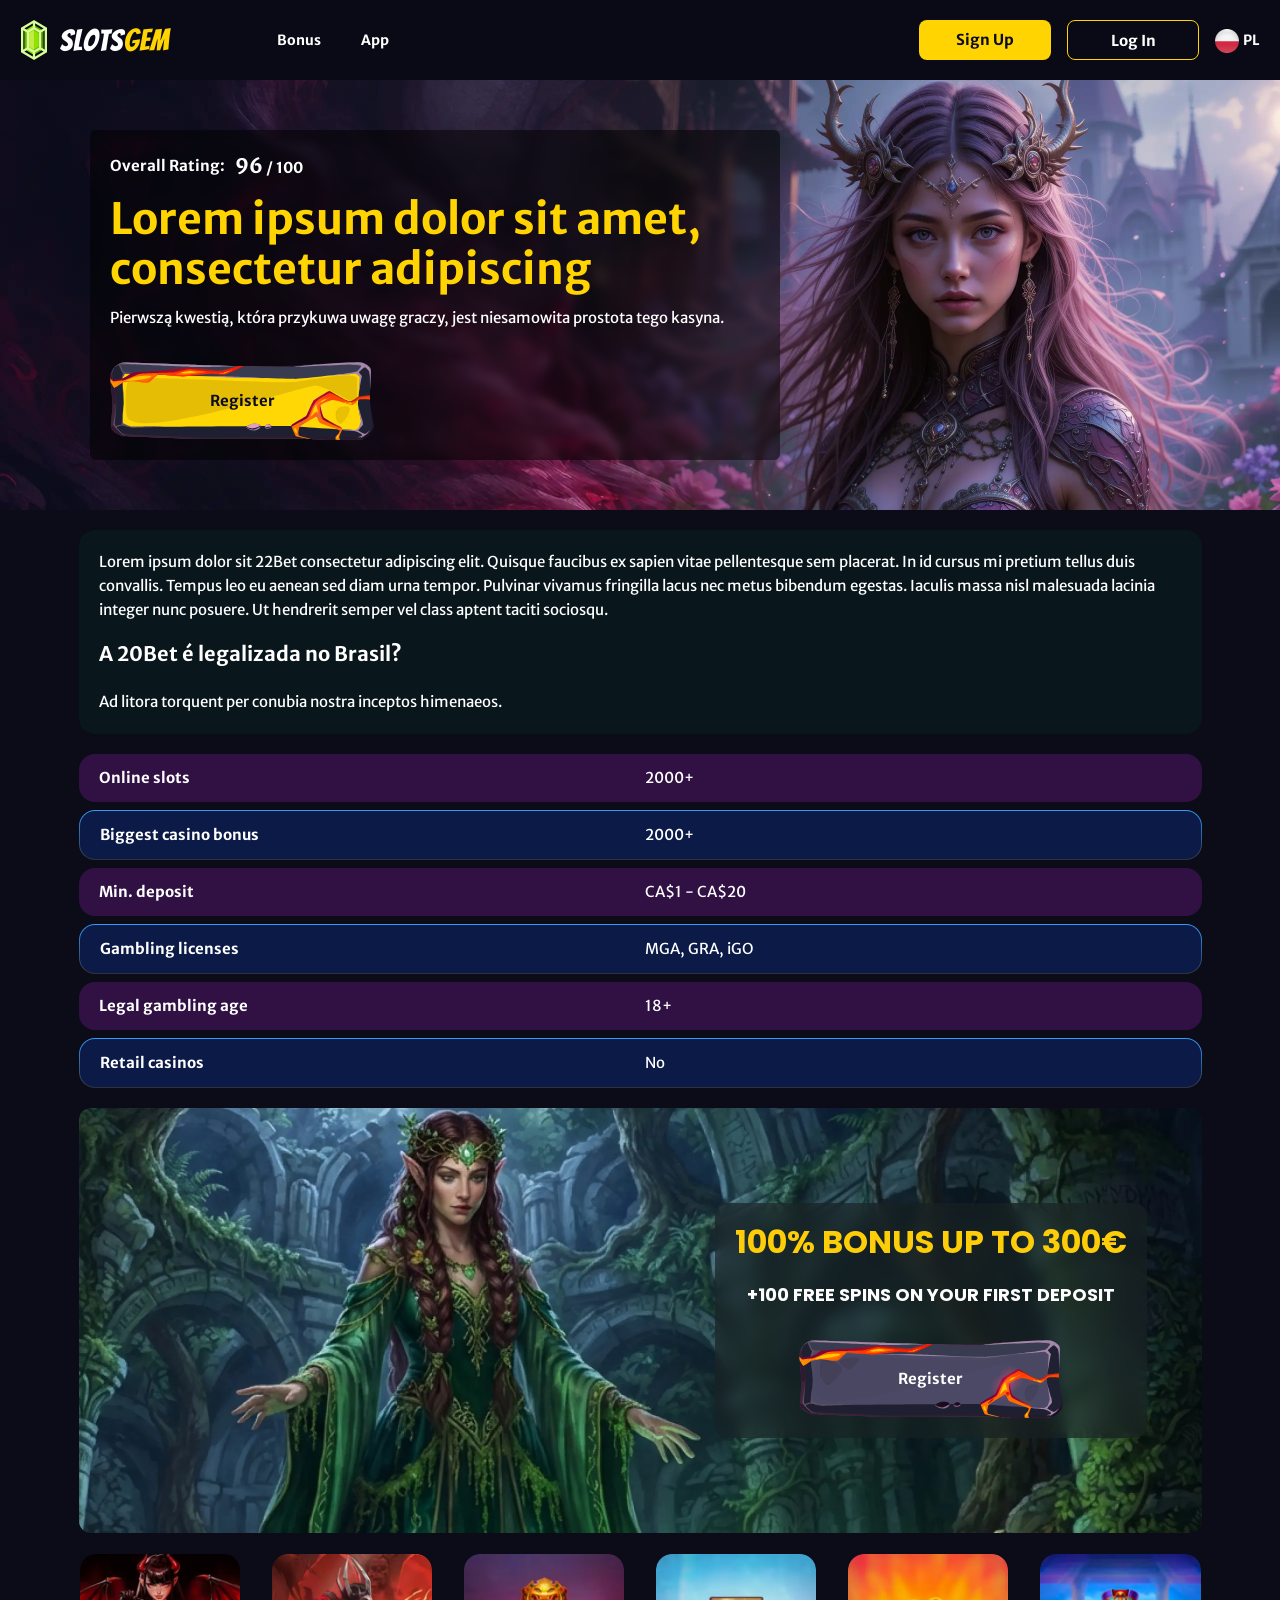
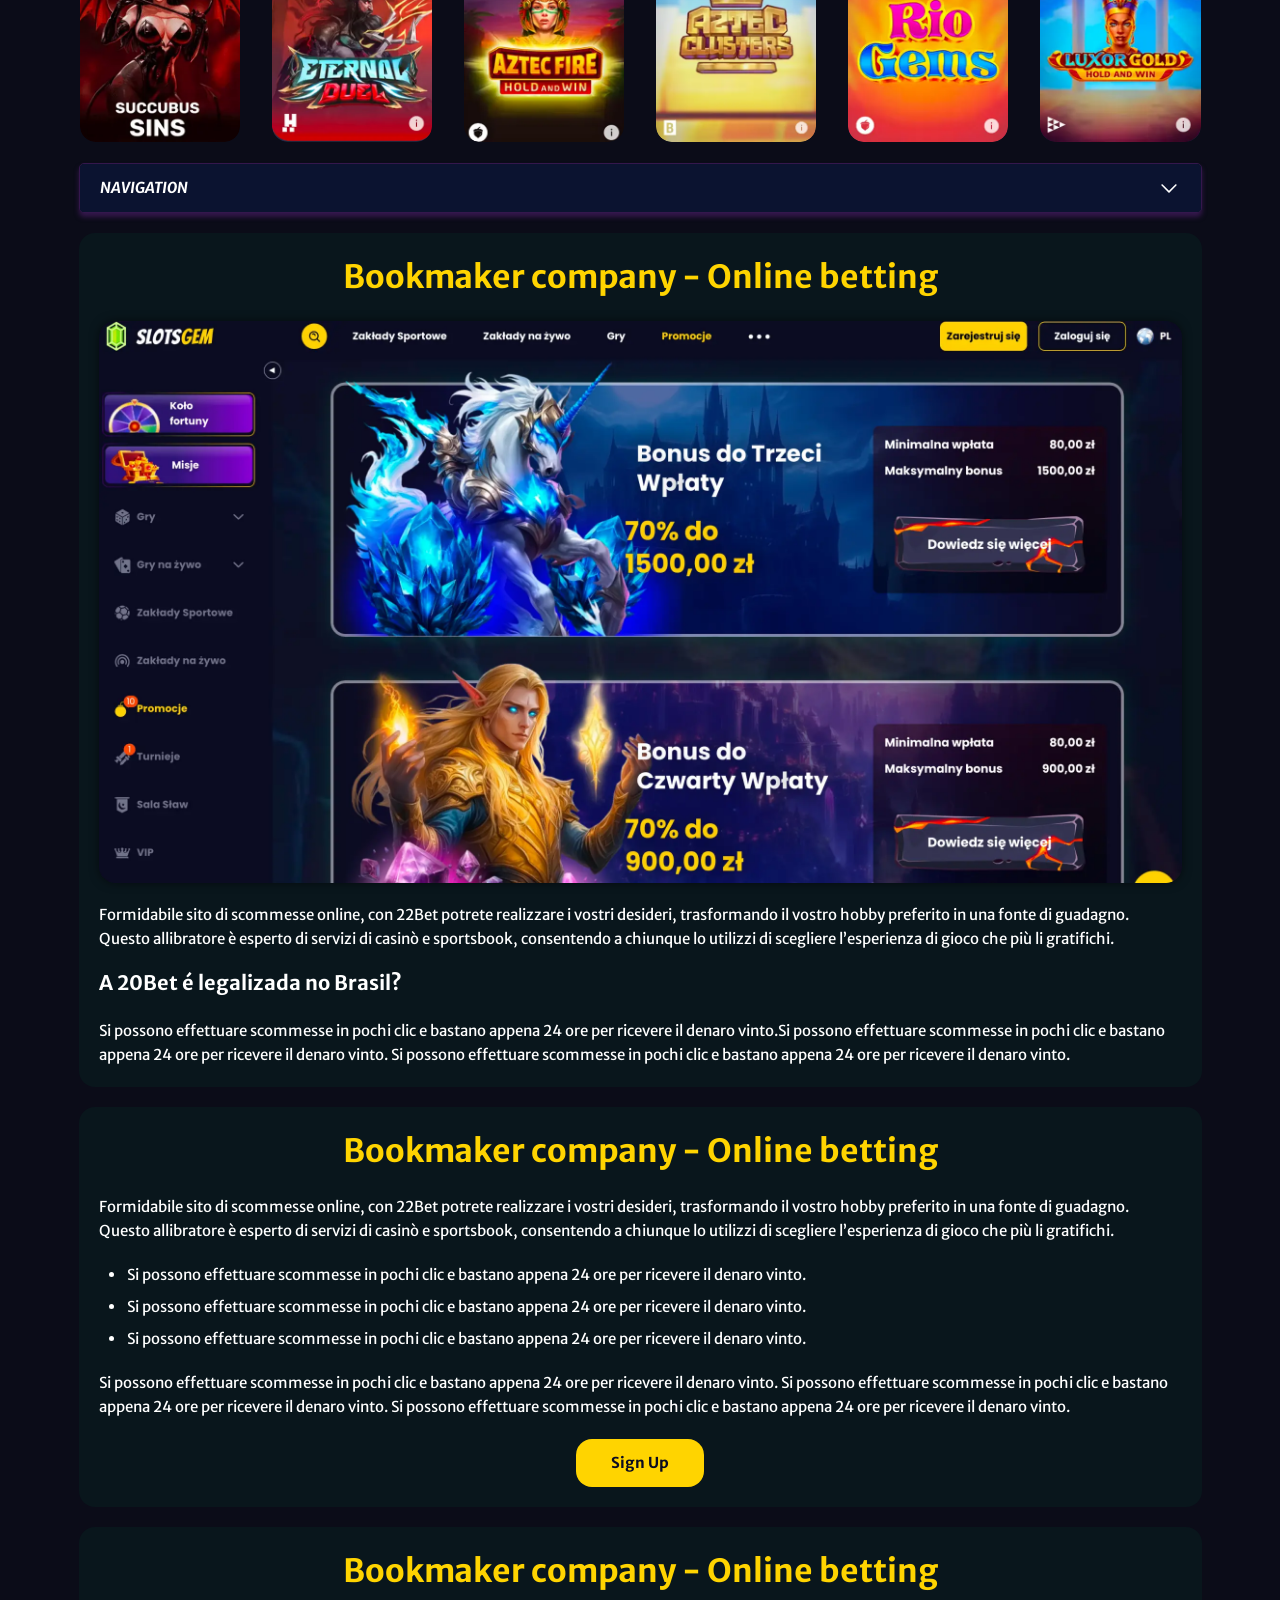
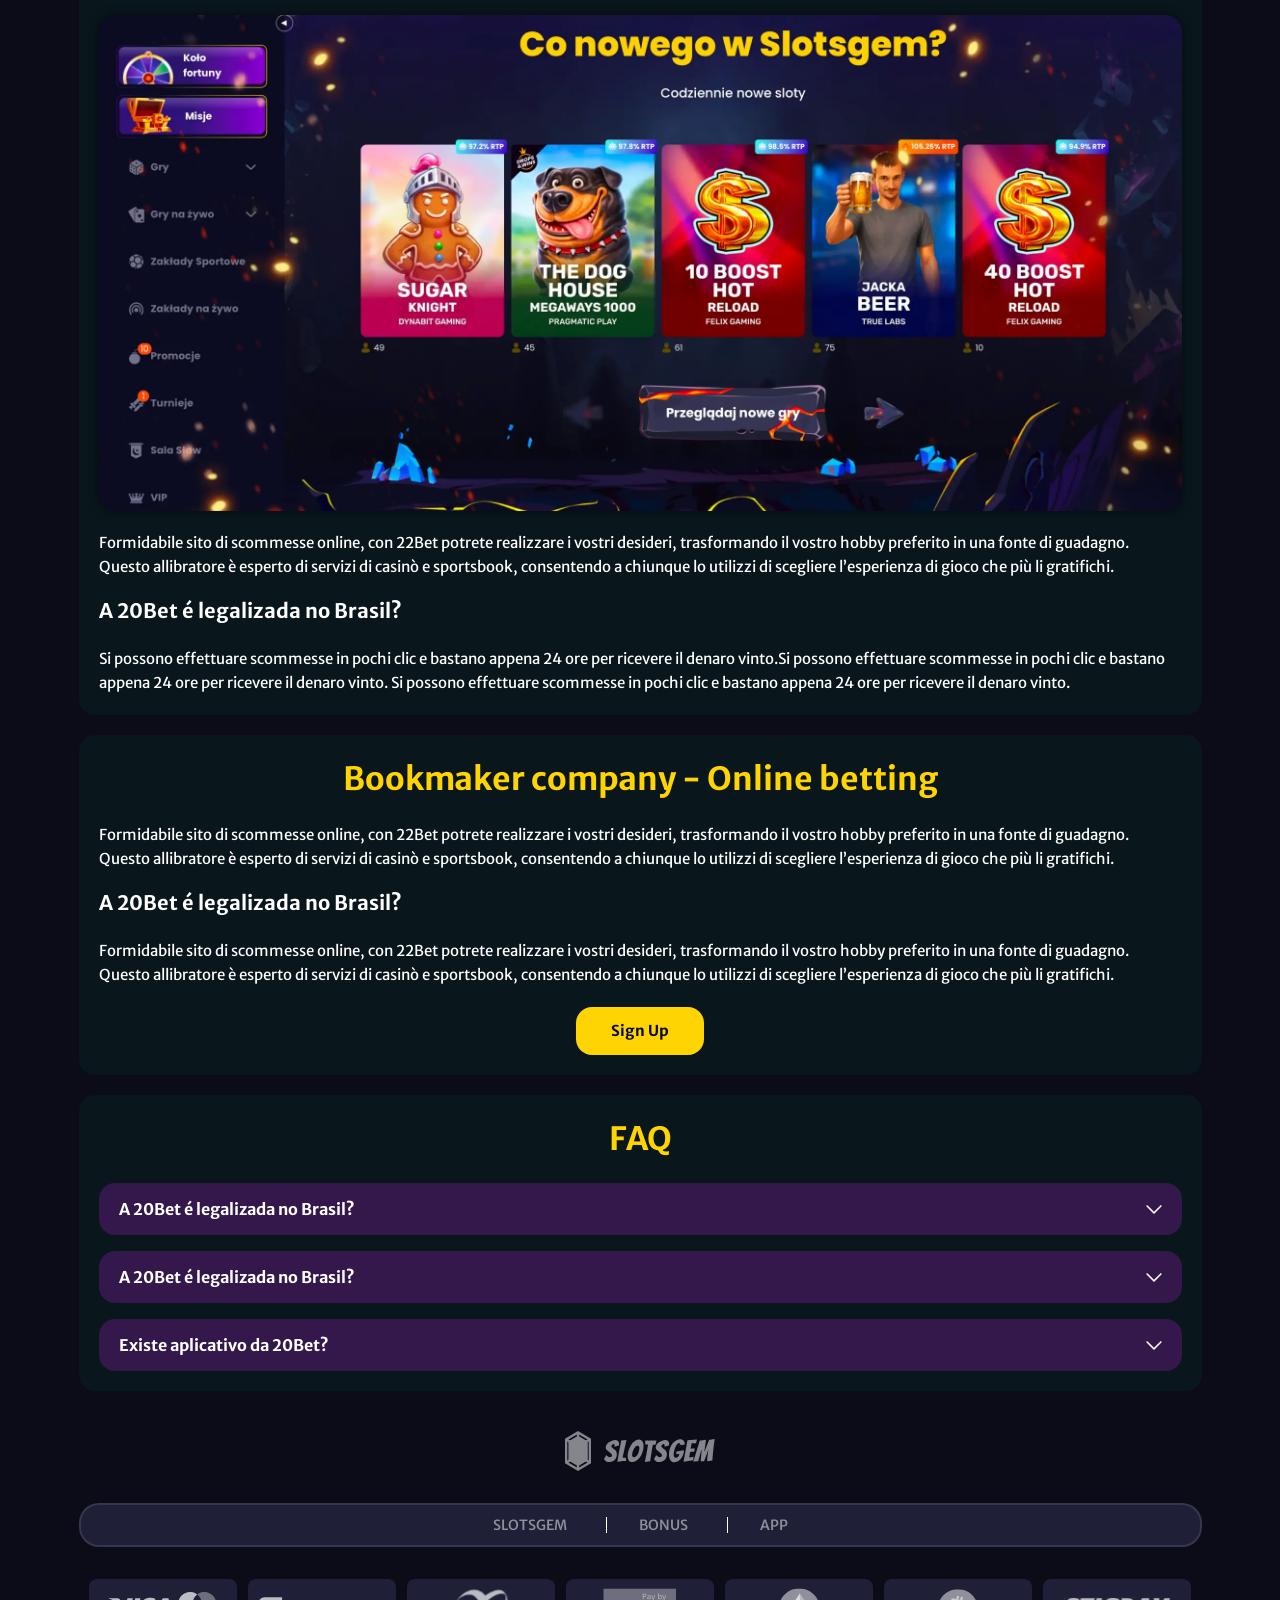
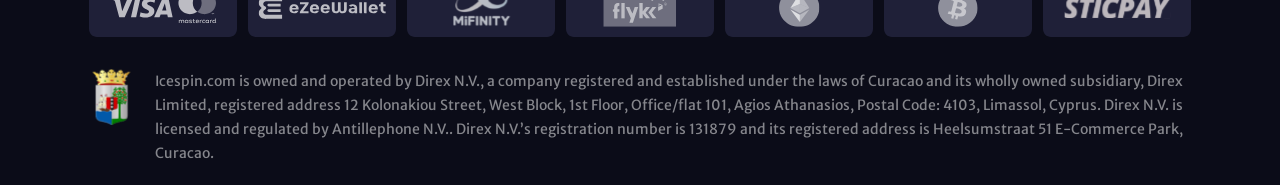
<file: index.html>
<!DOCTYPE html>
<html lang="en">
  <head>
    <meta charset="UTF-8" />
   
    <meta name="viewport" content="width=device-width, initial-scale=1.0" />
    <title>SlotsGem</title>
    <meta name="description" content />
    <meta property="og:site_name" content />
    <meta property="og:title" content />
    <meta property="og:type" content="website" />
    <meta property="og:url" content />
    <meta property="og:image" content />
    <meta property="og:image:alt" content />
    <meta property="og:locale" content="en" />
    <meta property="og:description" content />
    <link rel="preconnect" href="https://fonts.googleapis.com" />
    <link rel="preconnect" href="https://fonts.gstatic.com" crossorigin="anonymous" />
 <link href="https://fonts.googleapis.com/css2?family=Merriweather+Sans:wght@100;200;300;400;500;600;700;800;900&display=swap" rel="stylesheet"><link rel="stylesheet" href="./css/reset.css" />
      <link href="https://fonts.googleapis.com/css2?family=Poppins:wght@100;200;300;400;500;600;700;800;900&display=swap" rel="stylesheet">

 <link rel="stylesheet" href="./css/main.css" />
    <link rel="stylesheet" href="./css/media.css"/>
    <link rel="icon" href="./images/Group.svg" type="image/x-icon"/>
    <script
    src="https://code.jquery.com/jquery-3.6.1.min.js"
    integrity="sha256-o88AwQnZB+VDvE9tvIXrMQaPlFFSUTR+nldQm1LuPXQ="
    crossorigin="anonymous"
  ></script>
  </head>
  <body>
    <header class="header">
      <section class="content header__content">
        <a href="./index.html" class="logo header__logo"
          ><img src="./images/logo.png" alt="logo" title
        /></a>
        <button class="header__btn-menu" >
          <svg width="16px" height="16px" viewBox="0 0 16 16" xmlns="http://www.w3.org/2000/svg">
              <rect y="0" width="16" height="3" rx="1.5"></rect>
              <rect y="6.5" width="16" height="3" rx="1.5"></rect>
              <rect y="13" width="16" height="3" rx="1.5"></rect>
            </svg>
        </button>

          <nav class="menu header__menu">
            <ul class="header__menu-list">
                
              <li class="" >
            
                <a href="./bonus.html" >
                <span>Bonus</span>
              </a>
            
              </a>
            </li>
              <li>
                <a href="./app.html">
                 App
                </a>
              </li>
              
             
            </ul>
            <div class="header__button header__button-menu " >
              <a href="#" class="button  button__login-menu">Sign Up</a>
              <a href="#" class="button button__menu">Log In</a>
            </div>
           
          </nav>
            <a href="#" class="button button__login">Sign Up</a>
            <a href="#" class="button button__singup">Log In</a>
           
            <a href="#" class="header__flag">
                <span><img src="./images/flag.png" alt="flag" title /></span>
              <span>pl</span>
              </a>
      </section>
    </header>
     <main class="main home main-page">
        <section class=" hero hero__page">
           
            <div class="background">
              <img src="./images/main/bg-main.webp" alt="hero" title />
              
            </div>
            <div class="hero__wrapper">
              <div class="hero__data">
                <div class="hero__rating" >
                  <p>Overall Rating:</p>
                 
                  <span >
                    <span >96</span>
                  <span>/</span> 
                  <span >100</span>
                  
                  </span>
                </div>
                <h1 class="title general hero__title">
               Lorem ipsum dolor sit amet, consectetur adipiscing 
                </h1>
                <p class="hero__text">Pierwszą kwestią, która przykuwa uwagę graczy, jest niesamowita prostota tego kasyna.</p>
                <a href="#" class="button  hero__button">Register</a>
               
              </div>
             
            </div>
          </section>
      <section class="main__wrap main__wrap-page">
       
       <section class="content__wrapper content__wrapper-page">

         
        
       
          <section class="content article article__content">
            <p>
             Lorem ipsum dolor sit 22Bet consectetur adipiscing elit. Quisque faucibus ex sapien vitae pellentesque sem placerat. In id cursus mi pretium tellus duis convallis. Tempus leo eu aenean sed diam urna tempor. Pulvinar vivamus fringilla lacus nec metus bibendum egestas. Iaculis massa nisl malesuada lacinia integer nunc posuere. Ut hendrerit semper vel class aptent taciti sociosqu.
            </p>
            <h2>A 20Bet é legalizada no Brasil?</h2>
            <p>
             Ad litora torquent per conubia nostra inceptos himenaeos.
            </p>
          </section>
      <section class="content features">
           
              <table class="features__table">
               <tbody class="features__group">
                 
                   <tr>
                   <td>Online slots</td>
                   <td>2000+</td>
                  </tr>
                  <tr>
                   <td>Biggest casino bonus</td>
                   <td>2000+</td>
                  </tr>
                  <tr>
                   <td>Min. deposit</td>
                   <td>CA$1 - CA$20</td>
                  </tr>
              
                     <tr>
                     <td>Gambling licenses</td>
                     <td>MGA, GRA, iGO</td>
                   </tr>
                   <tr>
                     <td>Legal gambling age</td>
                     <td>18+</td>
                   </tr>
                   <tr>
                     <td>Retail casinos</td>
                     <td>No</td>
                   </tr>
                
               </tbody>
             </table>
            
         
           </section>  

        
             
             <section class="content banner banner-main">
            <div class="background ">
              
              <img src="./images/main/banner-main.webp" alt="banner" title />
              
            </div>
            <div class="banner__info">
              
              <h2 class="title high banner__title-main">
                  
             100% BONUS UP TO 300€
              </h2>
            <p class="banner__subtitle">+100 free spins on your first deposit</p>
              <a href="#" class="button banner__button">Register</a>
            </div>
          </section>
          
           <section class="content casino">
           
              <ul class="casino__list ">
                <li class="casino__item">
                    <a href="#"><div class="casino__wrapper">
                      <img class="casino__img" src="./images/main/card-main1.webp" alt="" title>
                    <div class="casino__hover casino__hover-live">
                        
                        <div class="casino-box">
                            
                        <span  class="button  casino__buttons">play</span>
                        </div>
                    </div>
                    </div>
                    </a>
                </li>
                <li class="casino__item">
                  <a href="#"><div class="casino__wrapper">
                      <img class="casino__img" src="./images/main/card-main2.webp" alt="" title>
                    <div class="casino__hover casino__hover-live">
                        
                        <div class="casino-box">
                            
                        <span  class="button  casino__buttons">play</span>
                        </div>
                    </div>
                    </div>
                    </a>
              </li>
              <li class="casino__item">
              <a href="#"><div class="casino__wrapper">
                      <img class="casino__img" src="./images/main/card-main3.webp" alt="" title>
                    <div class="casino__hover casino__hover-live">
                        
                        <div class="casino-box">
                            
                        <span  class="button  casino__buttons">play</span>
                        </div>
                    </div>
                    </div>
                    </a>
            </li>
             <li class="casino__item">
                <a href="#"><div class="casino__wrapper">
                      <img class="casino__img" src="./images/main/card-main4.webp" alt="" title>
                    <div class="casino__hover casino__hover-live">
                        
                        <div class="casino-box">
                            
                        <span  class="button  casino__buttons">play</span>
                        </div>
                    </div>
                    </div>
                    </a>
            </li>
             <li class="casino__item">
                <a href="#"><div class="casino__wrapper">
                      <img class="casino__img" src="./images/main/card-main5.webp" alt="" title>
                    <div class="casino__hover casino__hover-live">
                        
                        <div class="casino-box">
                            
                        <span  class="button  casino__buttons">play</span>
                        </div>
                    </div>
                    </div>
                    </a>
            </li>
             <li class="casino__item">
                <a href="#"><div class="casino__wrapper">
                      <img class="casino__img" src="./images/main/card-main6.webp" alt="" title>
                    <div class="casino__hover casino__hover-live">
                        
                        <div class="casino-box">
                            
                        <span  class="button  casino__buttons">play</span>
                        </div>
                    </div>
                    </div>
                    </a>
            </li>
        

              </ul>
         </section>
              <section class="content menu-review__content">
              

            
                <div class="menu__review-desk menu__review-content">Navigation</div>
                <ul class="menu__review menu__review-list">
                  <li><a href="#">Lorem ipsum dolor sit</a></li>
                    <li><a href="#">Amet consectetur adipiscing</a></li>
                      <li><a href="#">Quisque faucibus ex sapien vitae</a></li>
                        <li><a href="#">Ut hendrerit sempero</a></li>
                          <li><a href="#">Pulvinar vivamus fringilla</a></li>
                           <li><a href="#">Ad litora torquent per conubia</a></li>
                         
                          
                </ul>
             
          
          </section>
          
          <section class="content article">
            <h2 class="title high article__title">Bookmaker company - Online betting</h2>
             <div class="images">
              <img src="./images/main/image1-main.webp" alt="banner" title />
            </div>
            <p>
             Formidabile sito di scommesse online, con 22Bet potrete realizzare i vostri desideri, trasformando il vostro hobby preferito in una fonte di guadagno. Questo allibratore è esperto di servizi di casinò e sportsbook, consentendo a chiunque lo utilizzi di scegliere l’esperienza di gioco che più li gratifichi.
            </p>
            <h3>A 20Bet é legalizada no Brasil?</h3>
            <p>
             Si possono effettuare scommesse in pochi clic e bastano appena 24 ore per ricevere il denaro vinto.Si possono effettuare scommesse in pochi clic e bastano appena 24 ore per ricevere il denaro vinto. Si possono effettuare scommesse in pochi clic e bastano appena 24 ore per ricevere il denaro vinto.
            </p>
          </section>
           <section class="content article">
            <h2 class="title high article__title">Bookmaker company - Online betting</h2>
            
            <p>
             Formidabile sito di scommesse online, con 22Bet potrete realizzare i vostri desideri, trasformando il vostro hobby preferito in una fonte di guadagno. Questo allibratore è esperto di servizi di casinò e sportsbook, consentendo a chiunque lo utilizzi di scegliere l’esperienza di gioco che più li gratifichi.
            </p>
           
           <ul>
              <li>Si possono effettuare scommesse in pochi clic e bastano appena 24 ore per ricevere il denaro vinto.</li>
              <li>Si possono effettuare scommesse in pochi clic e bastano appena 24 ore per ricevere il denaro vinto.</li>
              <li>Si possono effettuare scommesse in pochi clic e bastano appena 24 ore per ricevere il denaro vinto.</li>
            </ul>
            <p>Si possono effettuare scommesse in pochi clic e bastano appena 24 ore per ricevere il denaro vinto. Si possono effettuare scommesse in pochi clic e bastano appena 24 ore per ricevere il denaro vinto. Si possono effettuare scommesse in pochi clic e bastano appena 24 ore per ricevere il denaro vinto.</p>
         <a href="#" class="button">Sign Up</a>
          </section>
           <section class="content article">
            <h2 class="title high article__title">Bookmaker company - Online betting</h2>
             <div class="images">
              <img src="./images/main/image2-main.webp" alt="banner" title />
            </div>
            <p>
             Formidabile sito di scommesse online, con 22Bet potrete realizzare i vostri desideri, trasformando il vostro hobby preferito in una fonte di guadagno. Questo allibratore è esperto di servizi di casinò e sportsbook, consentendo a chiunque lo utilizzi di scegliere l’esperienza di gioco che più li gratifichi.
            </p>
             <h3>A 20Bet é legalizada no Brasil?</h3>
            <p>
             Si possono effettuare scommesse in pochi clic e bastano appena 24 ore per ricevere il denaro vinto.Si possono effettuare scommesse in pochi clic e bastano appena 24 ore per ricevere il denaro vinto. Si possono effettuare scommesse in pochi clic e bastano appena 24 ore per ricevere il denaro vinto.
            </p>
             </section>
           <section class="content article">
            <h2 class="title high article__title">Bookmaker company - Online betting</h2>
            <p>Formidabile sito di scommesse online, con 22Bet potrete realizzare i vostri desideri, trasformando il vostro hobby preferito in una fonte di guadagno. Questo allibratore è esperto di servizi di casinò e sportsbook, consentendo a chiunque lo utilizzi di scegliere l’esperienza di gioco che più li gratifichi.</p>
            <h3>A 20Bet é legalizada no Brasil?</h3>
            <p>Formidabile sito di scommesse online, con 22Bet potrete realizzare i vostri desideri, trasformando il vostro hobby preferito in una fonte di guadagno. Questo allibratore è esperto di servizi di casinò e sportsbook, consentendo a chiunque lo utilizzi di scegliere l’esperienza di gioco che più li gratifichi.</p>
           <a href="#" class="button">Sign Up</a>
          </section>

          <section class="content faq">
            <h2 class="title high faq__title">FAQ</h2>
            <ol class="faq__list " >
              <li class="faq__item"  >
                <h3 class="title medium faq__subtitle js-button-expander js-button-expander--faq"  >A 20Bet é legalizada no Brasil?
                 </h3>
                <div  class="faq__answer js-expand-content js-expand-content--faq" >
                  <p  >
                    Sim, a casa de apostas tem licença emitida por Curaçao, que é reconhecida no Brasil e a permite atuar por aqui.
                  </p>
                </div>
              </li>
              <li class="faq__item"  >
                <h3 class="title medium faq__subtitle js-button-expander js-button-expander--faq"  >A 20Bet é legalizada no Brasil?</h3>
                <div class="faq__answer js-expand-content js-expand-content--faq" >
                  <p  >
                    Sim, a casa de apostas tem licença emitida por Curaçao, que é reconhecida no Brasil e a permite atuar por aqui.
                  </p>
                </div>
              </li> 
              <li class="faq__item"  >
                <h3 class="title medium faq__subtitle js-button-expander js-button-expander--faq"  >Existe aplicativo da 20Bet?</h3>
                <div class="faq__answer js-expand-content js-expand-content--faq" >
                  <p  >
                   Sim, disponível para sistemas operacionais iOS e Android.
                  </p>
                </div>
              </li> 
             
            </ol>
          </section>
          
        </section> 
      
        <div class=""  onclick="scrollToTop()">
          <button class="main__arrow" id="scrollToTopBtn"></button>
        </div> 
        
      </section>
    </main> 
   <footer class="footer">
      <section class="content footer__content">
        <a href="#" class="logo footer__logo"
          ><img src="./images/footer-logo.svg" alt="logo" title
        /></a>
        <ul class="footer__menu">
              <li><a href="/">SLOTSGEM</a></li>
          <li><a href="./bonus.html">BONUS</a></li>
          <li><a href="./app.html">app</a></li>
          
        </ul>
        <ul class="footer__cards">
          <li>
            <a href="#"><img src="./images/footer-img1.svg" alt="cards" title /></a>
          </li>
          <li>
            <a href="#"><img src="./images/footer-img2.svg" alt="cards" title /></a>
          </li>
          <li>
            <a href="#"
              ><img src="./images/footer-img3.svg" alt="cards" title
            /></a>
          </li>
          <li>
            <a href="#"><img src="./images/footer-img4.svg" alt="cards" title /></a>
          </li>
          <li>
            <a href="#"><img src="./images/footer-img5.svg" alt="cards" title /></a>
          </li>
          <li>
            <a href="#"><img src="./images/footer-img6.svg" alt="cards" title /></a>
          </li>
          <li>
            <a href="#"><img src="./images/footer-img7.svg" alt="cards" title /></a>
          </li>
        </ul>
        <div class="footer__wrap">
          <img src="./images/footer-img.svg" alt="logo" title />
          <p>
            Icespin.com is owned and operated by Direx N.V., a company
            registered and established under the laws of Curacao and its wholly
            owned subsidiary, Direx Limited, registered address 12 Kolonakiou
            Street, West Block, 1st Floor, Office/flat 101, Agios Athanasios,
            Postal Code: 4103, Limassol, Cyprus. Direx N.V. is licensed and
            regulated by Antillephone N.V.. Direx N.V.’s registration number is
            131879 and its registered address is Heelsumstraat 51 E-Commerce
            Park, Curacao.
          </p>
        </div>
      </section>
    </footer>
    <script src="./js/arrowUp.js" defer></script>
    <script src="./js/sidebar.js" defer></script>
    <script src="./js/expander.js" defer></script>
    <script src="./js/mobile-menu.js" defer></script>
    <!-- <script src="./js/clock.js" defer></script> -->
  </body>
</html>
</file>
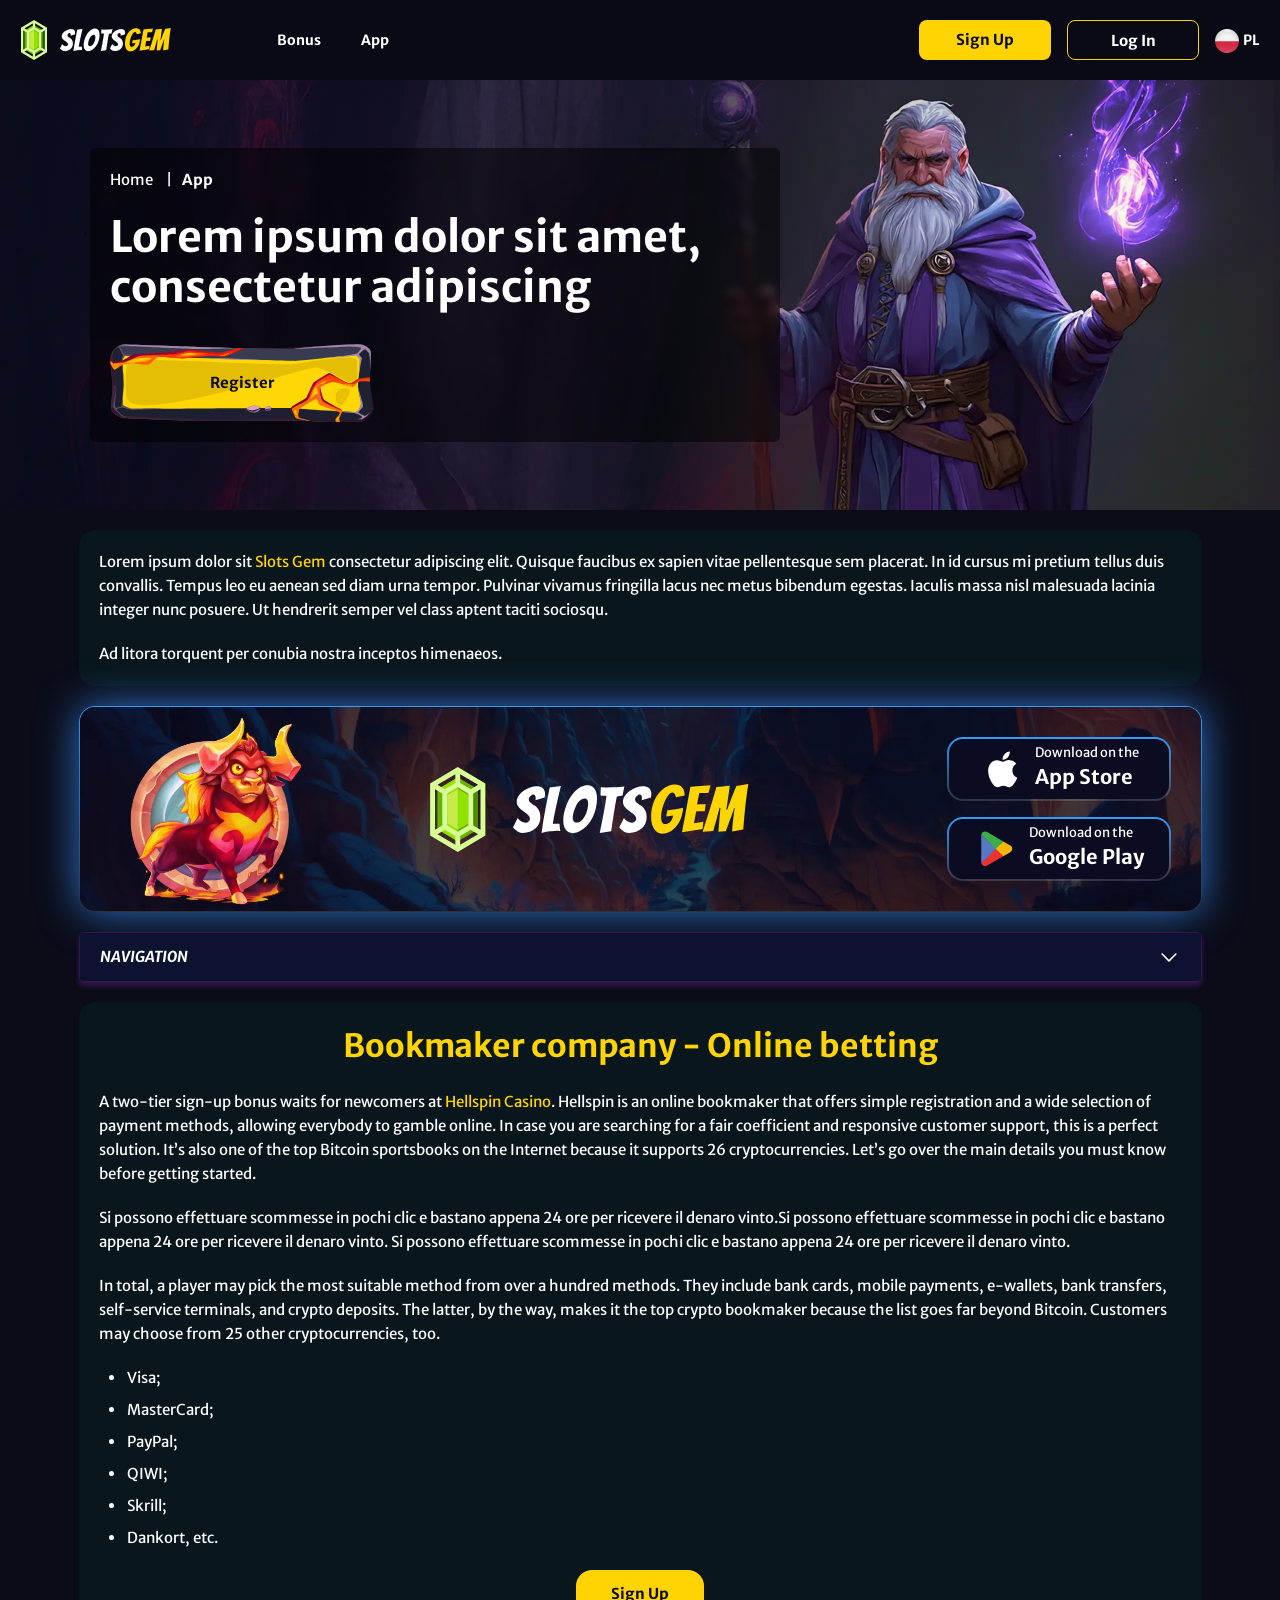
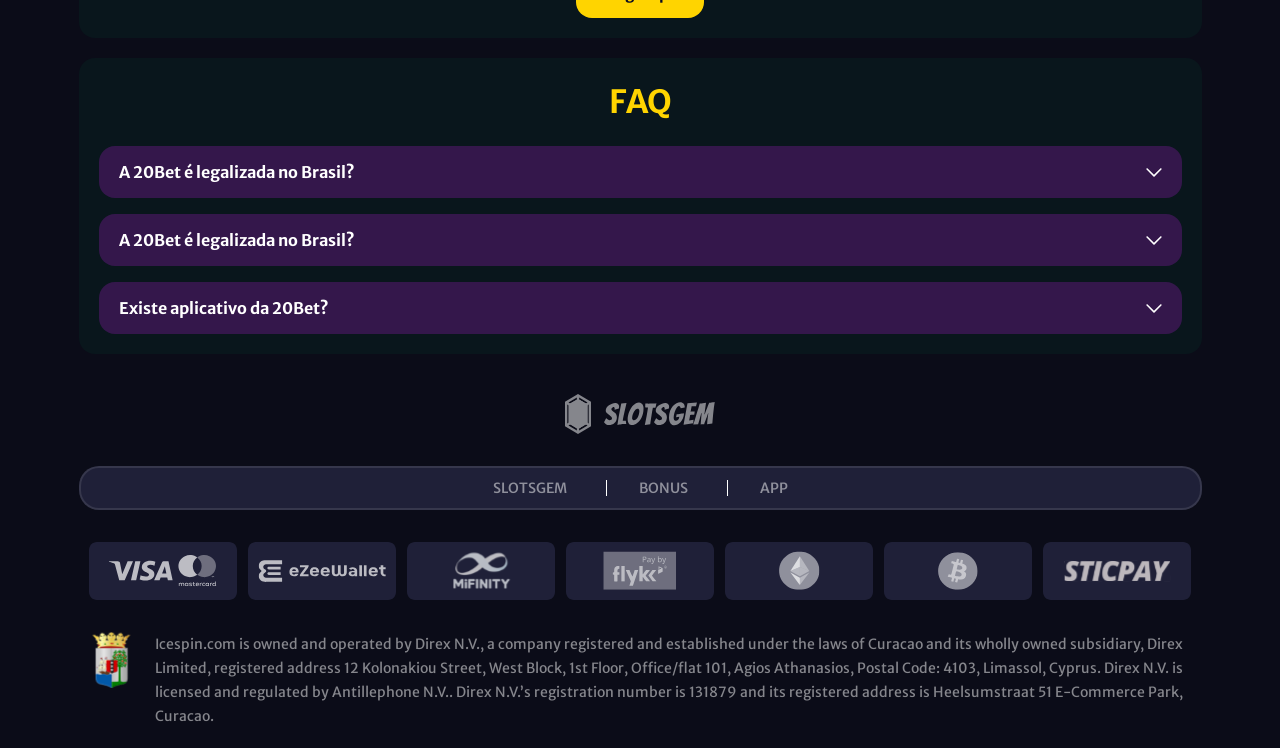
<file: app.html>
<!DOCTYPE html>
<html lang="en">
  <head>
    <meta charset="UTF-8" />
   
    <meta name="viewport" content="width=device-width, initial-scale=1.0" />
    <title>SlotsGem</title>
    <meta name="description" content />
    <meta property="og:site_name" content />
    <meta property="og:title" content />
    <meta property="og:type" content="website" />
    <meta property="og:url" content />
    <meta property="og:image" content />
    <meta property="og:image:alt" content />
    <meta property="og:locale" content="en" />
    <meta property="og:description" content />
    <link rel="preconnect" href="https://fonts.googleapis.com" />
    <link rel="preconnect" href="https://fonts.gstatic.com" crossorigin="anonymous" />
 <link href="https://fonts.googleapis.com/css2?family=Merriweather+Sans:wght@100;200;300;400;500;600;700;800;900&display=swap" rel="stylesheet">
    <link href="https://fonts.googleapis.com/css2?family=Poppins:wght@100;200;300;400;500;600;700;800;900&display=swap" rel="stylesheet">

 <link rel="stylesheet" href="./css/reset.css" />
    <link rel="stylesheet" href="./css/main.css" />
    <link rel="stylesheet" href="./css/media.css"/>
    <link rel="icon" href="./images/Group.svg" type="image/x-icon"/>
    <script
    src="https://code.jquery.com/jquery-3.6.1.min.js"
    integrity="sha256-o88AwQnZB+VDvE9tvIXrMQaPlFFSUTR+nldQm1LuPXQ="
    crossorigin="anonymous"
  ></script>
  </head>
  <body>
    <header class="header">
      <section class="content header__content">
        <a href="./index.html" class="logo header__logo"
          ><img src="./images/logo.png" alt="logo" title
        /></a>
        <button class="header__btn-menu" >
          <svg width="16px" height="16px" viewBox="0 0 16 16" xmlns="http://www.w3.org/2000/svg">
              <rect y="0" width="16" height="3" rx="1.5"></rect>
              <rect y="6.5" width="16" height="3" rx="1.5"></rect>
              <rect y="13" width="16" height="3" rx="1.5"></rect>
            </svg>
        </button>

          <nav class="menu header__menu">
           <ul class="header__menu-list">
                
              <li class="" >
            
                <a href="./bonus.html" >
                <span>Bonus</span>
              </a>
            
              </a>
            </li>
              <li>
                <a href="./app.html">
                 App
                </a>
              </li>
              
             
            </ul>
            <div class="header__button header__button-menu " >
              <a href="#" class="button  button__login-menu">Sign Up</a>
              <a href="#" class="button button__menu">Log In</a>
            </div>
           
          </nav>
            <a href="#" class="button button__login">Sign Up</a>
            <a href="#" class="button button__singup">Log In</a>
           
            <a href="#" class="header__flag">
                <span><img src="./images/flag.png" alt="flag" title /></span>
                <span>pl</span>
              </a>
      </section>
    </header>
     <main class="main home main-page">
        <section class=" hero hero__page">
           
            <div class="background background-page">
              <img src="./images/app/bg-app.webp" alt="hero" title />
              
            </div>
            <div class="hero__wrapper hero__wrapper-page">
              <div class="hero__data hero__data-bonus">
                <ul
                class="breadcrumbs "
                
              >
                <li
                  
                >
                  <a href="#" >
                    <span >Home</span></a
                  >
                 
                </li>
                <li
                  
                >
                  <a href="/" > <span >App</span></a>
                 
                </li>
              </ul>
                <h1 class="title general hero__title hero__titlePage">
                  Lorem ipsum dolor sit amet, consectetur adipiscing 
                </h1>
                 <a href="#" class="button  hero__button">Register</a>
               
              </div>
             
            </div>
          </section>
      <section class="main__wrap main__wrap-page">
       
       <section class="content__wrapper content__wrapper-page">
 <section class="content article">
            <p>
             Lorem ipsum dolor sit <a href="#">Slots Gem</a> consectetur adipiscing elit. Quisque faucibus ex sapien vitae pellentesque sem placerat. In id cursus mi pretium tellus duis convallis. Tempus leo eu aenean sed diam urna tempor. Pulvinar vivamus fringilla lacus nec metus bibendum egestas. Iaculis massa nisl malesuada lacinia integer nunc posuere. Ut hendrerit semper vel class aptent taciti sociosqu.
            </p>
            <p>
             Ad litora torquent per conubia nostra inceptos himenaeos.
            </p>
          </section>
        
            <section class="content banner banner__app">
          <div class="background banner__background-app">
            <img src="./images/app/banner-app.webp" alt="banner" title />
          </div>
          <div class="banner__content-app">
            <div class="button__wrap-app">
              <a href="#" class="banner__btn banner__btn-app"
                ><img src="./images/app/apple.svg" alt="" title><div>
                  Download on the </br> <span>App Store</span>
                </div>
              </a>
              <a href="#" class="banner__btn banner__btn-google"
                ><img src="./images/app/google.svg" alt="" title><div>Download on the </br> <span>Google Play</span></div></a
              >
            </div>
            <a href="#" class="logo banner__logo"
              ><img src="./images/app/logo-app.svg" alt="logo" title=""
            /></a>
          </div>
        </section>
         <section class="content menu-review__content">
              

            
                <div class="menu__review-desk menu__review-content">Navigation</div>
                <ul class="menu__review menu__review-list">
                  <li><a href="#">Lorem ipsum dolor sit</a></li>
                    <li><a href="#">Amet consectetur adipiscing</a></li>
                      <li><a href="#">Quisque faucibus ex sapien vitae</a></li>
                        <li><a href="#">Ut hendrerit sempero</a></li>
                          <li><a href="#">Pulvinar vivamus fringilla</a></li>
                           <li><a href="#">Ad litora torquent per conubia</a></li>
                         
                          
                </ul>
             
          
          </section>
          
            <section class="content article">
            <h2 class="title high article__title">Bookmaker company - Online betting</h2>
            
            <p>
           A two-tier sign-up bonus waits for newcomers at <a href="#">Hellspin Casino</a>. Hellspin is an online bookmaker that offers simple registration and a wide selection of payment methods, allowing everybody to gamble online. In case you are searching for a fair coefficient and responsive customer support, this is a perfect solution. It’s also one of the top Bitcoin sportsbooks on the Internet because it supports 26 cryptocurrencies. Let’s go over the main details you must know before getting started.   </p>
            <p>
             Si possono effettuare scommesse in pochi clic e bastano appena 24 ore per ricevere il denaro vinto.Si possono effettuare scommesse in pochi clic e bastano appena 24 ore per ricevere il denaro vinto. Si possono effettuare scommesse in pochi clic e bastano appena 24 ore per ricevere il denaro vinto.
            </p>
            <p>In total, a player may pick the most suitable method from over a hundred methods. They include bank cards, mobile payments, e-wallets, bank transfers, self-service terminals, and crypto deposits. The latter, by the way, makes it the top crypto bookmaker because the list goes far beyond Bitcoin. Customers may choose from 25 other cryptocurrencies, too.</p>
           <ul>
            <li>Visa;</li>
            <li>MasterCard;</li>
            <li>PayPal;</li>
            <li>QIWI;</li>
            <li>Skrill;</li>
            <li>Dankort, etc.</li>
               </ul>
                <a href="#" class="button">Sign Up</a>
            </section>
           

          <section class="content faq">
            <h2 class="title high faq__title">FAQ</h2>
            <ul class="faq__list " >
              <li class="faq__item"  >
                <h3 class="title medium faq__subtitle js-button-expander js-button-expander--faq"  >A 20Bet é legalizada no Brasil?
                 </h3>
                <div  class="faq__answer js-expand-content js-expand-content--faq" >
                  <p  >
                    Sim, a casa de apostas tem licença emitida por Curaçao, que é reconhecida no Brasil e a permite atuar por aqui.
                  </p>
                </div>
              </li>
              <li class="faq__item"  >
                <h3 class="title medium faq__subtitle js-button-expander js-button-expander--faq"  >A 20Bet é legalizada no Brasil?</h3>
                <div class="faq__answer js-expand-content js-expand-content--faq" >
                  <p  >
                    Sim, a casa de apostas tem licença emitida por Curaçao, que é reconhecida no Brasil e a permite atuar por aqui.
                  </p>
                </div>
              </li> 
              <li class="faq__item"  >
                <h3 class="title medium faq__subtitle js-button-expander js-button-expander--faq"  >Existe aplicativo da 20Bet?</h3>
                <div class="faq__answer js-expand-content js-expand-content--faq" >
                  <p  >
                   Sim, disponível para sistemas operacionais iOS e Android.
                  </p>
                </div>
              </li> 
             
            </ul>
          </section>
          
        </section> 
      
        <div class=""  onclick="scrollToTop()">
          <button class="main__arrow" id="scrollToTopBtn"></button>
        </div> 
        
      </section>
    </main> 
<footer class="footer">
      <section class="content footer__content">
        <a href="#" class="logo footer__logo"
          ><img src="./images/footer-logo.svg" alt="logo" title
        /></a>
        <ul class="footer__menu">
             <li><a href="/">SLOTSGEM</a></li>
          <li><a href="./bonus.html">BONUS</a></li>
          <li><a href="./app.html">app</a></li>
          
        </ul>
        <ul class="footer__cards">
          <li>
            <a href="#"><img src="./images/footer-img1.svg" alt="cards" title /></a>
          </li>
          <li>
            <a href="#"><img src="./images/footer-img2.svg" alt="cards" title /></a>
          </li>
          <li>
            <a href="#"
              ><img src="./images/footer-img3.svg" alt="cards" title
            /></a>
          </li>
          <li>
            <a href="#"><img src="./images/footer-img4.svg" alt="cards" title /></a>
          </li>
          <li>
            <a href="#"><img src="./images/footer-img5.svg" alt="cards" title /></a>
          </li>
          <li>
            <a href="#"><img src="./images/footer-img6.svg" alt="cards" title /></a>
          </li>
          <li>
            <a href="#"><img src="./images/footer-img7.svg" alt="cards" title /></a>
          </li>
        </ul>
        <div class="footer__wrap">
          <img src="./images/footer-img.svg" alt="logo" title />
          <p>
            Icespin.com is owned and operated by Direx N.V., a company
            registered and established under the laws of Curacao and its wholly
            owned subsidiary, Direx Limited, registered address 12 Kolonakiou
            Street, West Block, 1st Floor, Office/flat 101, Agios Athanasios,
            Postal Code: 4103, Limassol, Cyprus. Direx N.V. is licensed and
            regulated by Antillephone N.V.. Direx N.V.’s registration number is
            131879 and its registered address is Heelsumstraat 51 E-Commerce
            Park, Curacao.
          </p>
        </div>
      </section>
    </footer>
    <script src="./js/arrowUp.js" defer></script>
    <script src="./js/sidebar.js" defer></script>
    <script src="./js/expander.js" defer></script>
    <script src="./js/mobile-menu.js" defer></script>
    <!-- <script src="./js/clock.js" defer></script> -->
  </body>
</html>
</file>
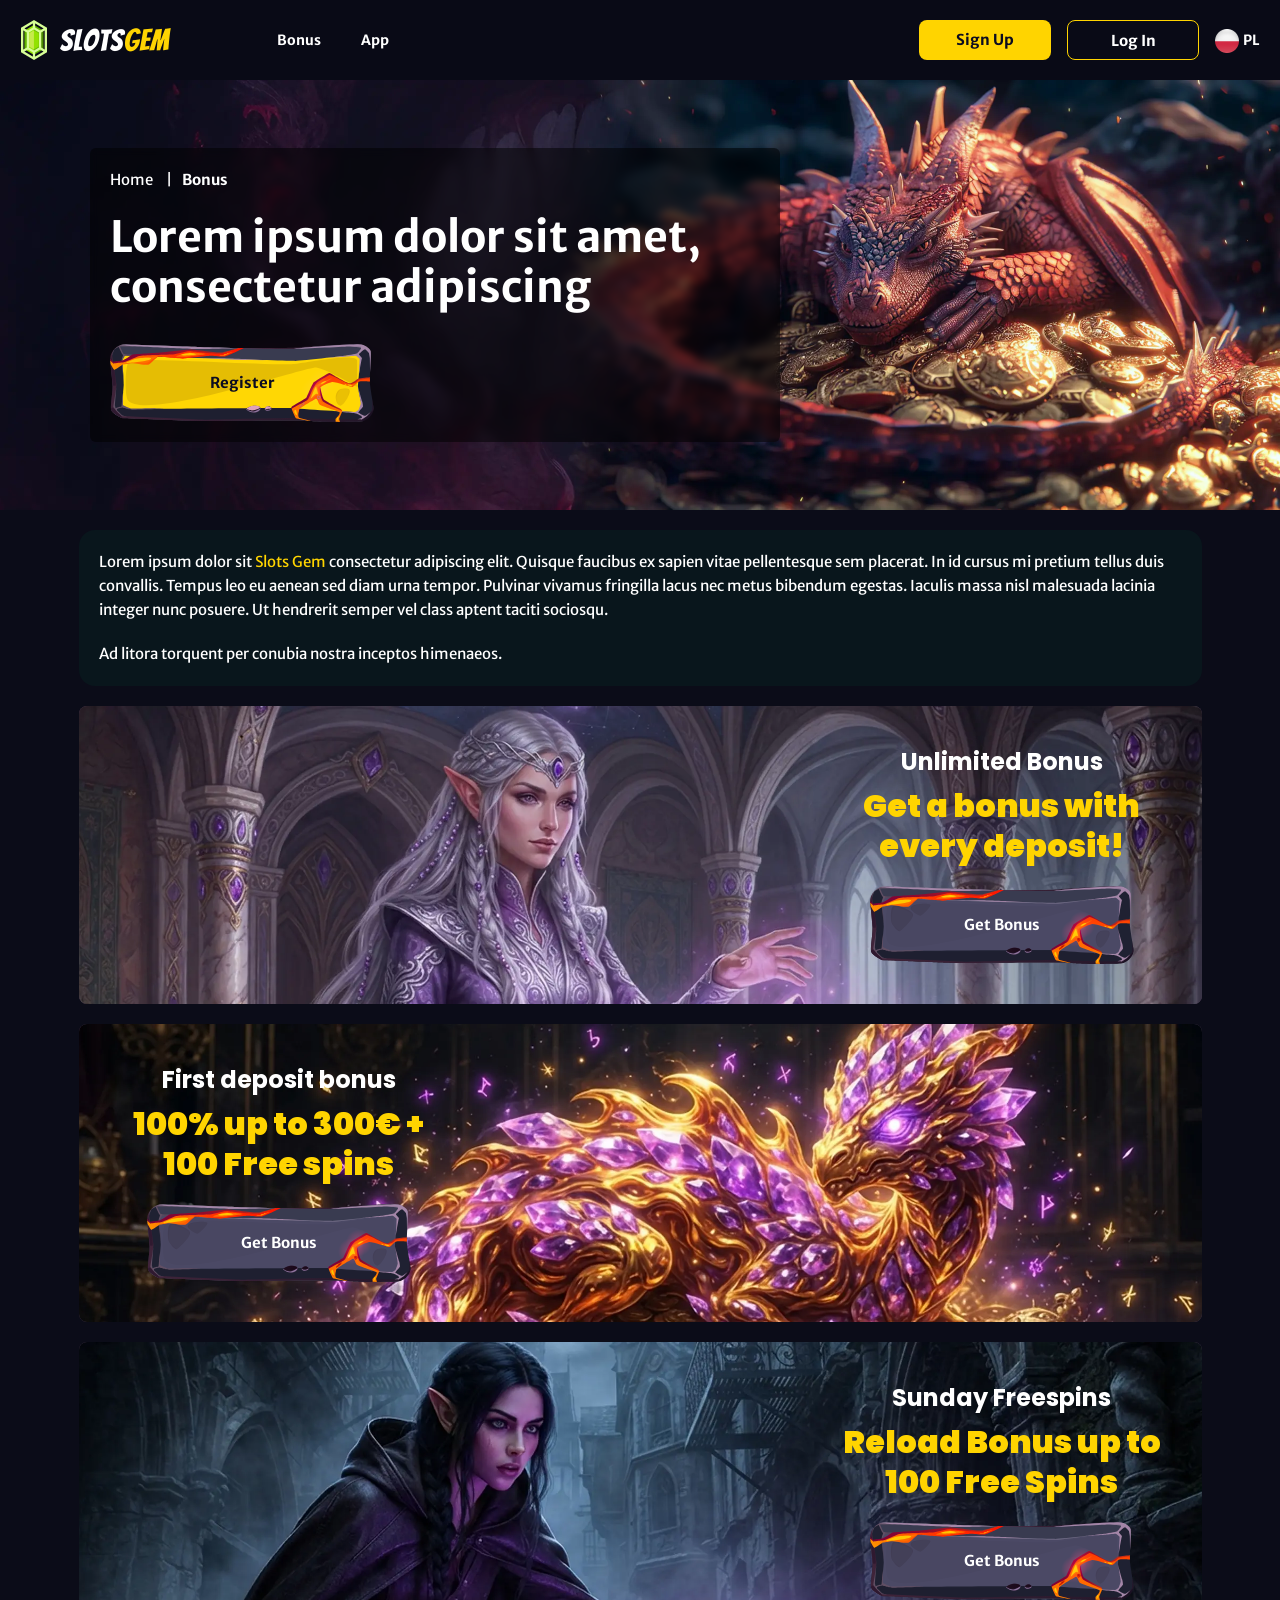
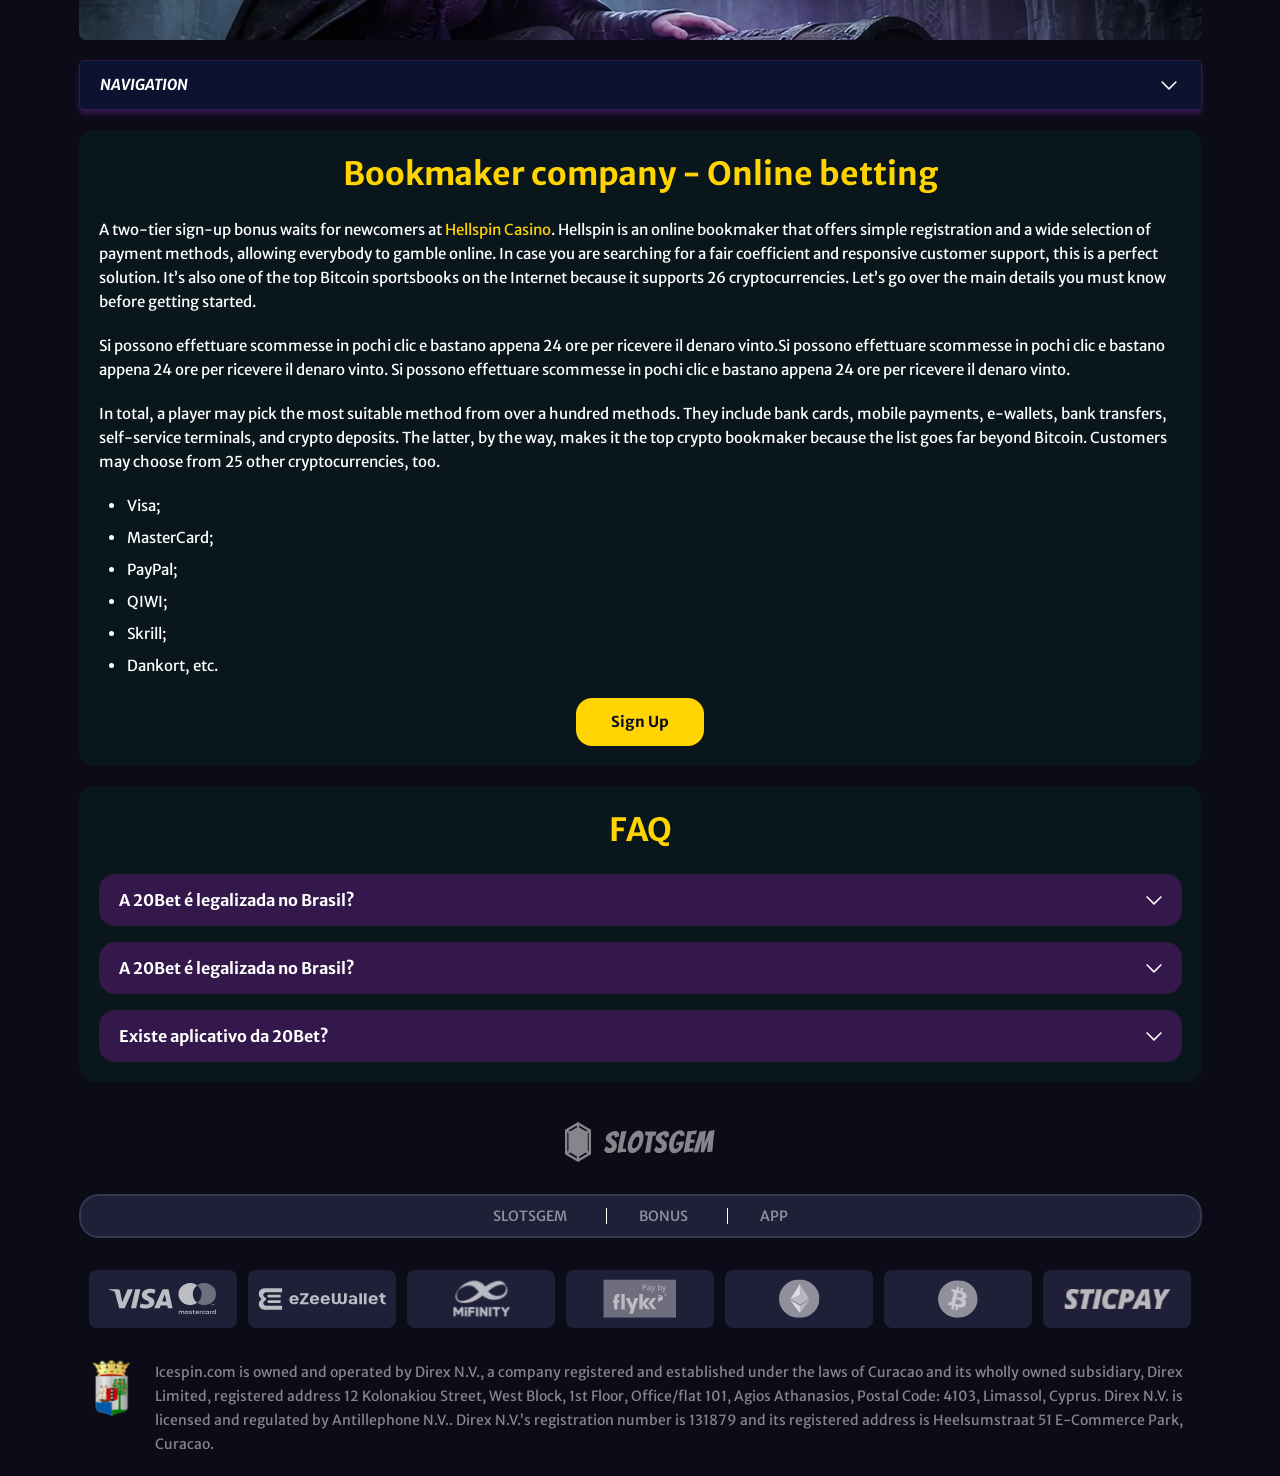
<file: bonus.html>
<!DOCTYPE html>
<html lang="en">
  <head>
    <meta charset="UTF-8" />
   
    <meta name="viewport" content="width=device-width, initial-scale=1.0" />
    <title>SlotsGem</title>
    <meta name="description" content />
    <meta property="og:site_name" content />
    <meta property="og:title" content />
    <meta property="og:type" content="website" />
    <meta property="og:url" content />
    <meta property="og:image" content />
    <meta property="og:image:alt" content />
    <meta property="og:locale" content="en" />
    <meta property="og:description" content />
    <link rel="preconnect" href="https://fonts.googleapis.com" />
    <link rel="preconnect" href="https://fonts.gstatic.com" crossorigin="anonymous" />
   <link href="https://fonts.googleapis.com/css2?family=Merriweather+Sans:wght@100;200;300;400;500;600;700;800;900&display=swap" rel="stylesheet">
     <link href="https://fonts.googleapis.com/css2?family=Poppins:wght@100;200;300;400;500;600;700;800;900&display=swap" rel="stylesheet">

   <link rel="stylesheet" href="./css/reset.css" />
    <link rel="stylesheet" href="./css/main.css" />
    <link rel="stylesheet" href="./css/media.css"/>
    <link rel="icon" href="./images/Group.svg" type="image/x-icon"/>
    <script
    src="https://code.jquery.com/jquery-3.6.1.min.js"
    integrity="sha256-o88AwQnZB+VDvE9tvIXrMQaPlFFSUTR+nldQm1LuPXQ="
    crossorigin="anonymous"
  ></script>
  </head>
  <body>
  <header class="header">
      <section class="content header__content">
        <a href="./index.html" class="logo header__logo"
          ><img src="./images/logo.png" alt="logo" title
        /></a>
        <button class="header__btn-menu" >
          <svg width="16px" height="16px" viewBox="0 0 16 16" xmlns="http://www.w3.org/2000/svg">
              <rect y="0" width="16" height="3" rx="1.5"></rect>
              <rect y="6.5" width="16" height="3" rx="1.5"></rect>
              <rect y="13" width="16" height="3" rx="1.5"></rect>
            </svg>
        </button>

          <nav class="menu header__menu">
        <ul class="header__menu-list">
                
              <li class="" >
            
                <a href="./bonus.html" >
                <span>Bonus</span>
              </a>
            
              </a>
            </li>
              <li>
                <a href="./app.html">
                 App
                </a>
              </li>
              
             
            </ul>
            <div class="header__button header__button-menu " >
              <a href="#" class="button  button__login-menu">Sign Up</a>
              <a href="#" class="button button__menu">Log In</a>
            </div>
           
          </nav>
            <a href="#" class="button button__login">Sign Up</a>
            <a href="#" class="button button__singup">Log In</a>
            
            <a href="#" class="header__flag">
                <span><img src="./images/flag.png" alt="flag" title /></span>
                <span>pl</span>
              </a>
      </section>
    </header>
     <main class="main home main-page">
        <section class=" hero hero__page">
           
            <div class="background background-page">
              <img src="./images/bonus/bg-bonus.webp" alt="hero" title />
              
            </div>
            <div class="hero__wrapper hero__wrapper-page">
              <div class="hero__data hero__data-bonus">
                <ul
                class="breadcrumbs "
                
              >
                <li
                  
                >
                  <a href="/" >
                    <span >Home</span></a
                  >
                 
                </li>
                <li
                  
                >
                  <a href="#" > <span >Bonus</span></a>
                 
                </li>
              </ul>
                <h1 class="title general hero__title hero__titlePage ">
                Lorem ipsum dolor sit amet, consectetur adipiscing 
                </h1>
               
                <a href="#" class="button  hero__button ">Register</a>
               
              </div>
             
            </div>
          </section>
      <section class="main__wrap main__wrap-page">
       
       <section class="content__wrapper content__wrapper-page">
        <section class="content article">
            <p>
             Lorem ipsum dolor sit <a href="#">Slots Gem</a> consectetur adipiscing elit. Quisque faucibus ex sapien vitae pellentesque sem placerat. In id cursus mi pretium tellus duis convallis. Tempus leo eu aenean sed diam urna tempor. Pulvinar vivamus fringilla lacus nec metus bibendum egestas. Iaculis massa nisl malesuada lacinia integer nunc posuere. Ut hendrerit semper vel class aptent taciti sociosqu.
            </p>
            <p>
             Ad litora torquent per conubia nostra inceptos himenaeos.
            </p>
          </section>
        
         <section class="content bonuses">
            <ul class="bonuses__list">
               <li class="  bonuses__item">
                 
                 <div class="images__wrap">
                   <div class="background bonuses__img">
                     <img src="./images/bonus/banner-bonus1.webp" alt="" title="">
                  </div>
                  <div class="bonuses__desc">
                     <div class="wrap">
                        <p class="bonuses__subtitle">Unlimited Bonus</p>
                        <h2 class="title high bonuses__title">Get a bonus with every deposit!</h2>
                       
                     </div>
                     <div class="bonuses__buttons">
                      <a href="#" class="button bonuses__button">Get  Bonus</a>
                      
                   </div>
                  </div>
                 </div>
                  
               </li>
               <li class="bonuses__item">
                 <div class="images__wrap">
                  <div class="background bonuses__img">
                     <img src="./images/bonus/banner-bonus2.webp" alt="" title="">
                  </div>
               <div class="bonuses__desc">
                     <div class="wrap">
                        <p class="bonuses__subtitle">First deposit bonus</p>
                        <h2 class="title high bonuses__title">100% up to 300€ + 100 Free spins</h2>
                       
                     </div>
                     <div class="bonuses__buttons">
                      <a href="#" class="button bonuses__button">Get  Bonus</a>
                      
                   </div>
                  </div>
                 </div>
               </li>
               <li class="bonuses__item">
                <div class="images__wrap">
                  <div class="background bonuses__img">
                     <img src="./images/bonus/banner-bonus3.webp" alt="" title="">
                  </div>
                 <div class="bonuses__desc">
                     <div class="wrap">
                        <p class="bonuses__subtitle">Sunday Freespins</p>
                        <h2 class="title high bonuses__title">Reload Bonus 
up to 100 Free Spins</h2>
                        
                     </div>
                     <div class="bonuses__buttons">
                      <a href="#" class="button bonuses__button">Get  Bonus</a>
                      
                   </div>
                  </div>
                </div>
               </li>
           
            </ul>
         </section>
            <section class="content menu-review__content">
              

            
                <div class="menu__review-desk menu__review-content">Navigation</div>
                <ul class="menu__review menu__review-list">
                  <li><a href="#">Lorem ipsum dolor sit</a></li>
                    <li><a href="#">Amet consectetur adipiscing</a></li>
                      <li><a href="#">Quisque faucibus ex sapien vitae</a></li>
                        <li><a href="#">Ut hendrerit sempero</a></li>
                          <li><a href="#">Pulvinar vivamus fringilla</a></li>
                           <li><a href="#">Ad litora torquent per conubia</a></li>
                         
                          
                </ul>
             
          
          </section>
          
          
         <section class="content article">
            <h2 class="title high article__title">Bookmaker company - Online betting</h2>
            
            <p>
           A two-tier sign-up bonus waits for newcomers at <a href="#">Hellspin Casino</a>. Hellspin is an online bookmaker that offers simple registration and a wide selection of payment methods, allowing everybody to gamble online. In case you are searching for a fair coefficient and responsive customer support, this is a perfect solution. It’s also one of the top Bitcoin sportsbooks on the Internet because it supports 26 cryptocurrencies. Let’s go over the main details you must know before getting started.   </p>
            <p>
             Si possono effettuare scommesse in pochi clic e bastano appena 24 ore per ricevere il denaro vinto.Si possono effettuare scommesse in pochi clic e bastano appena 24 ore per ricevere il denaro vinto. Si possono effettuare scommesse in pochi clic e bastano appena 24 ore per ricevere il denaro vinto.
            </p>
            <p>In total, a player may pick the most suitable method from over a hundred methods. They include bank cards, mobile payments, e-wallets, bank transfers, self-service terminals, and crypto deposits. The latter, by the way, makes it the top crypto bookmaker because the list goes far beyond Bitcoin. Customers may choose from 25 other cryptocurrencies, too.</p>
           <ul>
            <li>Visa;</li>
            <li>MasterCard;</li>
            <li>PayPal;</li>
            <li>QIWI;</li>
            <li>Skrill;</li>
            <li>Dankort, etc.</li>
               </ul>
                <a href="#" class="button">Sign Up</a>
            </section>
           
        
           <section class="content faq">
            <h2 class="title high faq__title">FAQ</h2>
            <ul class="faq__list " >
              <li class="faq__item"  >
                <h3 class="title medium faq__subtitle js-button-expander js-button-expander--faq"  >A 20Bet é legalizada no Brasil?
                 </h3>
                <div  class="faq__answer js-expand-content js-expand-content--faq" >
                  <p  >
                    Sim, a casa de apostas tem licença emitida por Curaçao, que é reconhecida no Brasil e a permite atuar por aqui.
                  </p>
                </div>
              </li>
              <li class="faq__item"  >
                <h3 class="title medium faq__subtitle js-button-expander js-button-expander--faq"  >A 20Bet é legalizada no Brasil?</h3>
                <div class="faq__answer js-expand-content js-expand-content--faq" >
                  <p  >
                    Sim, a casa de apostas tem licença emitida por Curaçao, que é reconhecida no Brasil e a permite atuar por aqui.
                  </p>
                </div>
              </li> 
              <li class="faq__item"  >
                <h3 class="title medium faq__subtitle js-button-expander js-button-expander--faq"  >Existe aplicativo da 20Bet?</h3>
                <div class="faq__answer js-expand-content js-expand-content--faq" >
                  <p  >
                   Sim, disponível para sistemas operacionais iOS e Android.
                  </p>
                </div>
              </li> 
             
             
            </ul>
          </section>
          
        </section> 
        
       
        <div class=""  onclick="scrollToTop()">
          <button class="main__arrow" id="scrollToTopBtn"></button>
        </div> 
      </section>
    </main> 
  <footer class="footer">
      <section class="content footer__content">
        <a href="#" class="logo footer__logo"
          ><img src="./images/footer-logo.svg" alt="logo" title
        /></a>
        <ul class="footer__menu">
             <li><a href="/">SLOTSGEM</a></li>
          <li><a href="./bonus.html">BONUS</a></li>
          <li><a href="./app.html">app</a></li>
          
        </ul>
        <ul class="footer__cards">
          <li>
            <a href="#"><img src="./images/footer-img1.svg" alt="cards" title /></a>
          </li>
          <li>
            <a href="#"><img src="./images/footer-img2.svg" alt="cards" title /></a>
          </li>
          <li>
            <a href="#"
              ><img src="./images/footer-img3.svg" alt="cards" title
            /></a>
          </li>
          <li>
            <a href="#"><img src="./images/footer-img4.svg" alt="cards" title /></a>
          </li>
          <li>
            <a href="#"><img src="./images/footer-img5.svg" alt="cards" title /></a>
          </li>
          <li>
            <a href="#"><img src="./images/footer-img6.svg" alt="cards" title /></a>
          </li>
          <li>
            <a href="#"><img src="./images/footer-img7.svg" alt="cards" title /></a>
          </li>
        </ul>
        <div class="footer__wrap">
          <img src="./images/footer-img.svg" alt="logo" title />
          <p>
            Icespin.com is owned and operated by Direx N.V., a company
            registered and established under the laws of Curacao and its wholly
            owned subsidiary, Direx Limited, registered address 12 Kolonakiou
            Street, West Block, 1st Floor, Office/flat 101, Agios Athanasios,
            Postal Code: 4103, Limassol, Cyprus. Direx N.V. is licensed and
            regulated by Antillephone N.V.. Direx N.V.’s registration number is
            131879 and its registered address is Heelsumstraat 51 E-Commerce
            Park, Curacao.
          </p>
        </div>
      </section>
    </footer>
    <script src="./js/sidebar.js" defer></script>
    <script src="./js/expander.js" defer></script>
    <script src="./js/mobile-menu.js" defer></script>
    <!-- <script src="./js/clock.js" defer></script> -->
     <script src="./js/arrowUp.js" defer></script>
  </body>
</html>
</file>
<file: css/main.css>
html{
    -webkit-text-size-adjust: 100%;
    scroll-behavior: smooth;
      overflow-x: hidden;
  }
  
  body {
      display: block;
      position: relative;
      width: 100%;
   background: #0B0C18;

font-family: 'Merriweather Sans', sans-serif;
      font-size: 15px;
      font-weight: 400;
      line-height: 24px;
      text-align: left;
      color:#FFFFFF;
      overflow-x: hidden;
    }
  

    
    .content {
      display: block;
      position: relative;
      width: 100%;
      max-width: 1020px;
      max-width: 100%;
      /* overflow: hidden; */
      border-radius: 16px;
background: #09161C;

      padding: 20px;
      margin: 0 auto 20px auto;
    }
    
    h1,
    h2,
    h3,
    h4,
    .title {
      display: block;
      position: relative;
      font-size: 43px;
      font-weight: 700;
      line-height: 50px;
      text-align: center;
      color: #FFD400;
    }
    
    h1,
    .title.general {
      text-transform: none;
    }
    
    h2,
    .title.high {
      display: flex;
      align-items: center;
      justify-content: center;
      font-weight: 700;
      font-size: 32px;
      line-height: 48px;
      text-transform: none;
      color: #FFD400;

    }


    h3,
    title.medium {
      font-weight: 700;
      font-size: 20px;
      line-height: 32px;
      text-align: left;
    
      text-transform: none;
    color: #FFffff;
   
   
    }
    
    article > *,
    .article > *,
    .desk > * {
      margin-top: 20px;
    }
    
    article > *:first-child,
    .article > *:first-child,
    .desk > *:first-child {
      margin-top: 0 !important;
    }
    
    article > h2,
    .article > h2,
    .desk > h2 {
      margin-top: 32px;
    }
    
    article > h3,
    .article > h3,
    .desk > h3 {
      margin-top: 16px;
    }
    
    .button {
      
      position: relative;
    display: inline-block;
      min-width: 128px;
      height:48px;
      width: fit-content;
      background: #FFD400;

      overflow: hidden;
      font-size: 15px;
      font-weight: 700;
      line-height: 24px;
      text-align: center;
      align-items: center;
      justify-content: center;
      text-decoration: none;
      text-transform: capitalize;
      color: #0B0C21;
      white-space: nowrap;
      cursor: pointer;
      padding: 12px 20px;
      margin: 0 auto;
   border-radius: 16px;
      transition: all 0.5s;
    }
    
    .button:hover {
     transform: scale(1.1);
    }

    .hero__button,.banner__button,.bonuses__button{
      display: flex;
      min-width: 264px;
      height: 78px;
      background: url(../images/yellow-btn.svg) no-repeat center center / cover;
      padding: 10px 30px;
      background-size: 100% 100%;
    }
    .banner__button,.bonuses__button{
      background: url(../images/button.svg) no-repeat center center / cover;
      color: #ffffff;
      background-size: 100% 100%;
    }
    
    
    .header,
    .main ,.footer {
      display: flex;
      position: relative;
      justify-content: space-between;
      align-items: center;
     
      max-width: 1600px;
      max-width: 100%;
      
      margin: 0 auto;
    }
    
    .background{
      display: block;
      position: absolute;
      bottom: 0;left: 0;
      height: 100%;
      width: 100%;
      overflow: hidden;
    }
    
    .background img{
      position: relative;
      width: 100%;height: 100%;object-fit: cover;
      object-position: center top;
      
    }

    .background-page img{
      border-radius: 0;
    }
    
    .images img{
      border-radius: 16px;
      width: 100%;
      height: 100%;
      overflow: hidden;
      display: block;
      box-shadow: 0px 0px 10px 0px #00000080;

    }

    .faq {
      overflow-anchor: none;
    }
    
    /* -------------------HEADER---------------- */
    .header {
      position: fixed;
      top: 0;
      left: 0;
      right: 0;
      width: 100%;
      z-index: 100;
 background:#090A16;
    }
    
    .header__content {
      position: relative;
      display: flex;
      flex-direction: row;
      align-items: center;
      justify-content: space-between;
      max-width: 1440px;
      max-height: 80px;
      border-radius: 0;
background:#090A16;
      box-shadow: none;
border: none;
      padding: 15px 90px;
      margin: 0 auto;
    }
    
    .logo {
      display: block;
      position: relative;
      flex: 0 0 152px;
      margin-right: 85px;
    }
    
    .logo img {
      display: block;
      position: relative;
      width: auto;
      max-height: 40px;
    }
    
    .logo:hover{
      transform: scale(1.1);
    }
    .header__menu {
      display: flex;
      white-space: nowrap;
      max-height: calc(100vh - 70px);
       scrollbar-width: none; 
  -ms-overflow-style: none; 
  
    }
    .header__menu::-webkit-scrollbar {
  display: none; 
}
    
    
    .header__menu-list {
      display: flex;
      justify-content: center;
      align-items: center;
      white-space: nowrap;
      flex: 1 1 auto;
    
      border-radius: 8px;
     


    }
    .header__menu-list li {
      display: block;
    
    }
    
    .header__menu-list li a {
      display: inline-flex;
      position: relative;
      align-items: center;
      font-weight: 700;
      font-size: 14px;
      line-height: 24px;
      text-transform: capitalize;
      color:#FFFFFF;
      transition: all 0.5s;
       padding:  23px 20px;
    }

   
    
    .header__menu-list li:hover a {
     text-decoration: underline;
      
    }
    
    .menu a{
      display: none;
    }
    
  
    span {
      display: inline-block;
    }
    
    .header__menu-list a img,
    .header__flag img {
      width: 24px;
      height: 24px;
      vertical-align: middle;
    }
    
   
    .header__flag span:first-child {
      flex: 0 1 24px;
     
      
    }

    .header__menu-wrap {
    display: none;
    display: block;
    position: absolute;
    left: 0;
    top: 60px;
    min-width: 120px;
    height: auto;
    background: #16656D;
box-shadow: 0px 4px 4px 0px #00000040;

    border-radius:0 0 12px 12px;
    padding: 8px 16px;
    z-index: 100;
    overflow-y: hidden;
}

.header__menu-wrap ul{
  display: flex;
  flex-direction: column;
  gap: 8px;
}
.header__menu-wrap ul li{
  padding: 0;
}

.header__menu-wrap ul li:hover{
  background: none;
  
}


.header__menu-list .header__menu-item {
    display: none;
}

.header__menu-list li:first-child .header__menu-item {
    padding-left: 0;
}


.header__menu-list > li {
  position: relative;
}



.header__menu-list li .header__menu-wrap ul li a{
  color:#FFFFFF !important;
  padding-right: 12px;
}

.header__menu-list li .header__menu-wrap ul li a:hover{
text-decoration: underline !important;
}

.header__menu-list li .header__menu-wrap ul li a::after{
  display: none;
}

.header__menu-wrap.js-expand-content.expanded {
  height: auto;
}


li.active .header__menu-wrap{
display: flex;
  gap: 8px;
}
    .header__flag {
      display: flex
;
gap: 4px;
    align-items: center;
      margin-left: 16px;
      color:#ffffff;
      text-transform: uppercase;
    }

  .header__flag span{
    font-weight: 700;font-size: 14px;line-height: 24px;
  }

    .button__login{
      
      height: 40px;
        min-width: 132px;
    border-radius: 8px;
text-transform: capitalize;
        padding: 8px 20px;
        margin: 0 16px 0 auto;
       
    }
    

    
 .button__singup{
 
  min-width: 132px;
  padding: 8px 20px;
  border-radius: 8px;
background: transparent;
height: 40px;
 border: 1px solid #FFD400;
text-transform: none;
color: #ffffff;
    margin: 0;
 }

 
    .header__time{
        color:#FFFFFF;
        position: relative;
        padding-left: 28px;
        margin-left: 24px;
    }

    .header__time::before{
      content: '';
      display: block;position: absolute;
      top: 50%;
      transform: translateY(-50%);
      width: 18px;height: 18px;
      left: 1px;
      background: url('../images/clock.svg') no-repeat center center / contain;
    }

 
    .header__btn-menu{
      display: block;
      flex: 0 1 auto;
      min-width: 0;
      border:1px solid #ffffff; 
      border-radius: 10px;
   background:#090A16;
      padding: 12px;
      margin-left: 12px;
      order: 3;
     
      
    }
    
    
    svg {
      position: relative;
      fill: #ffffff;
      line-height: 1;
      vertical-align: 1;
    }
    
     
    
     
    
    
    /* ------------------ MAIN------------- */
    .main.home{
      display: flex;
      
     
    }
    
    .main__wrap {
      display: flex;
      position: relative;
      flex: 1 1 100%;
      justify-content: center;
      align-items: stretch;
      max-width: 1163px;
      padding: 20px 30px;
      margin: 0 auto;
    }
    
    
    
   
    .menu__review-content::after {
      content: "";
      position: absolute;
      right: 20px;
      top:50%;
      transform: translateY(-50%);
      width: 24px;
      height: 24px;
     background: url('../images/faq-arrowDown.svg') no-repeat center center / contain;
      transition:  all 0.5s;
     
    }

   
    
   
    
    .menu__review-content.active::after {
      
      transform: translateY(-50%) rotate(180deg);
    }
    
    .menu-review__content{
     
      padding: 0px;
      margin-bottom: 20px;
      overflow: hidden;
box-shadow: 0px 4px 5.8px 0px #34174C;

      border-radius: 5px;
      border: 1px solid #34174C;
    }
  
    .menu__review-content{
      position: relative;
      padding:12px 60px 12px 20px;
      color: #ffffff;
      font-weight: 700;
      text-transform: uppercase;
 font-style: italic;
background: #0B1330;

    }
  
.bonuses__desc::after{
background: linear-gradient(180deg, rgba(0, 234, 206, 0) 14.75%, rgba(0, 234, 206, 0.7) 100%);


}

    
    .menu__review-content.active{
      border-bottom-left-radius: 0;
      border-bottom-right-radius: 0;
    }
    
    .menu__review li a {
   color: #Ffffff;
      position: relative;
      display: flex;
    }
  
    .menu__review li:hover a{
      text-decoration: underline;
    }


     
    .menu__review.active{
      display: block;
     
      border-radius: 0 0 12px 12px;
    }
    .menu__review-list{
      padding: 0;
    }
    .menu__review-list li{
      padding: 8px 16px;
      transition: all 0.5s
    }
    .content__wrapper {
      
    
      flex: 0 1 100% ;
    }
.menu__review-list li:not(:last-child){
  border-bottom: 1px solid #FFFFFF33;
}
    
  
      
    /* -----------hero ----------- */
    .content__wrapper{
      position: relative;
       
     
    
    }
    
    .hero{
      padding: 0;
      min-height: 430px;
      display: flex;
      background:none;
  
      align-items: center;
      padding: 24px 24px 24px 0;
  }
    
    .hero__wrapper {
     
      display: flex;
      align-items: center;
     
    }
    
  
    .hero__data{
    display: block;
      position: relative;
        max-width: 690px;
      padding: 12px; 
    }
    
    .hero__title{
      
      text-align: start;
     
    }

    .hero__titlePage {
color: #ffffff;
    }
  
    .hero__data p{
      color:#ffffff;
      
      text-transform: none;
      margin-top: 12px;
    }
    
    
    .hero__rating {
      display: flex;
      font-weight: 700;
      align-items: center;
      text-transform: capitalize;
      color:#ffffff;
      margin-bottom: 12px;
    }
    
    .hero__rating p{
       text-transform: capitalize;
     margin-right: 10px;
     margin-bottom: 0;
    margin-top: 0;
     
    }
    .hero__button{
      display: flex;
    margin-left: 0;
      margin-top: 32px;
          
    }
    .hero__rating span{
      white-space: nowrap;
    }

    .hero__rating span:first-child{
      font-size: 20px;
      line-height: 32px;
    }

    .hero__data  li:nth-child(1) span{
      font-weight: 400;
      padding-left: 0;
    }
  
    
    
   .hero__data .hero__span{
      font-weight: 400;
      font-size: 12px;line-height: 18px;
      color:#ffffff;
    }
    
    
    
 


/* ------------features------ */
 
.features__wrap {
  display: flex;
  gap:20px;
}
.features__list,
.features__table {
 
  
  border-radius: 12px;
  

}

.features__title{
  margin-bottom: 16px;

}

.features__list li {
  display: flex;
  gap: 8px;
  position: relative;
   padding: 8px 16px ;
}




.features__table tr,.features__list li{
background: #000000;

border-radius: 12px;
  color:#ffffff;
}


.features__table {
border-collapse: separate;
display: flex;
width: 100%;
gap: 20px;
}

.features__table tbody{
  width: 100%;display: grid;
  grid-template-columns: repeat(1,1fr);
  gap: 8px;
 
}

.features{
  background: none;
  padding: 0;
}

.features__table tr {
  font-weight: 700;
  display: flex;
  flex-direction:row;
  align-items: center;
  text-align: left;
gap: 9px;
background: #69198666;

color: #ffffff;

padding: 12px 20px;
 overflow: hidden;
border-radius: 16px;

}
.features__table tr:nth-child(even){
  background: #180B47;

background: linear-gradient(#0B1A47, #0B1A47) padding-box,   linear-gradient(180deg, #339CFC 0%, rgba(255, 255, 255, 0.15) 100%) border-box;
    border: 1px solid transparent;

}
 




.features__table tr td:last-child{
  font-weight: 400;
  padding-left: 0;

width: 100%;
}

.features__table tr td:first-child{
width: 100%;
display: flex;
height: 100%;
align-items: center;
gap: 12px;

  font-weight: 700;
  text-transform: none;
 
}
.features__table tr td:first-child img{
  width: 21px;height: auto;
  display: block;
}

.features__table td {
  width: 100%;
}

/* -------------banner---------------- */

.banner {
  display: flex;
  align-items: center;
  justify-content:flex-end;
  overflow: hidden;
  width: 100%;
 
  min-height: 425px;
  padding:  20px 55px 20px 20px;
  background: transparent;
    border-radius: 12px;
    margin-bottom: 20px;

  
}

.banner__info {
  display: flex;
 
  flex-direction: column;
  align-items: center;
  position: relative;
  max-width: 478px;
background: #182224A1;

backdrop-filter: blur(8px);

border-radius: 12px;
  text-align: center;
 
  padding: 20px;
}

.banner .banner__title-main {
  flex-direction: column;
  align-items:center;
  width: auto;
  justify-content: center;
  font-weight: 700;
  line-height: 120%;
  font-size: 32px;
  padding: 0;
  box-shadow: none;
  color: #FDCD0A;
  text-align: center;
  text-transform: uppercase;
  margin-bottom: 20px;
  padding-left: 0;
  padding-right: 0;
  border: none;
  font-family: 'Poppins', sans-serif;
  background: none;
}

.banner .banner__title::after,.banner .banner__title-main::before, .banner .banner__title-main::after {
  display: none;
  
}

.banner__subtitle{
  position: relative;
  color: #FFFFFF;
  font-size: 18px;
  line-height: 150%;
  font-weight: 700;
  text-align: center;
  text-transform: uppercase;
  font-family: 'Poppins', sans-serif;
  margin-bottom: 32px;
  
}



.banner__button {

 margin-left:auto;
 margin-right:auto;
 border: none;
}

.banner__button:hover{
  transform: scale(1.1);
}


.banner-page{
  max-width: 100%;
  justify-content: flex-start;
  min-height: 380px;
  padding-left: 150px;
}


   
        /* ----------------review------------- */
    .article__content h2{
      font-weight: 700;
      font-size: 20px;
      line-height: 32px;
      text-align: left;
  justify-content: flex-start;
      text-transform: none;
    color: #FFffff;
    padding: 0;
    margin-top: 16px;
    }
      
        .article {
          display: flex;
          flex-direction: column;
        }
        .article ul li{
          position: relative;
          padding-left: 28px;
         
   
        }
    
        .article ul li + li,.article ol li + li{
          margin-top: 8px;
        }
       
    
        .article ul li::before{
          content:'';
          position: absolute;
          left:10px;
          top: 9px;
          /* top:50%; 
          transform: translateY(-50%);  */
          width: 5px;height: 5px;
          border-radius: 50%;
         
background:#ffffff;

        }

           .article ul li::after{
          content:'';
          position: absolute;
          left: 30px;
          top: 17px;
          /* top:50%;
          transform: translateY(-50%); */
          width: 21px;height: 24px;
        
/* background:url('../images/main/features-icon.webp') no-repeat center center / contain; */

        }  

        .article-page ul li::before{

          background:#054146;
        }


        .article  .button{
          margin: 20px auto 0 auto;
   

        }

      
  
    

        .article a:not(.button){
           color:#FFD400; 
           
            
        }
        .article a:not(.button):hover{
 color:#03C35A;
        }


           /* для нумерованного списка */

.article ol ,.faq{
  
  counter-reset: ol;
  position: relative;
  
}

.article ol li,.faq__subtitle{
  display: flex;
 align-content: center;
  counter-increment: ol; 
  position: relative; 
 
 flex-wrap: wrap;

  padding-left:30px;}

.article ol li::before
/* .faq__subtitle::before */
 {
  content: counter(ol) " . "; 
  display: inline-block;
  position: absolute;
  font: inherit;
  font-weight: 400;
   
  color: #ffffff;
  left: 0px;
 

}

 
    /* ----------faq----------------------- */
    
    .faq__subtitle {
      position: relative;
      font-weight: 700;
      font-size: 16px;
      line-height:28px;
      text-align: left;
      color: #ffffff;
background: #69198673;

      border-radius: 16px;
      text-transform: none;
      cursor: pointer;
      padding: 12px 60px 12px 20px;
    }
    
      
    
  
    .faq__title{
      margin-bottom: 20px;
    }
    
    .faq__subtitle::after {
      content: "";
      display: block;
      position: absolute;
      top: 50%;
      transform: translateY(-50%);
      right: 16px;
      width: 24px;
      height: 24px;
      background: url('../images/faq-arrowDown.svg') no-repeat center center / contain;
      transition: transform 0.3s ease-in-out;
      
    }
    
    .faq__subtitle.active::after {
       background: url('../images/faq-arrowUp.svg') no-repeat center center / contain;
      transform: translateY(-50%) ; 
    }
    
    .faq__item{
      position: relative;
   
    }
    
    .faq__item + .faq__item{
      margin-top: 16px;
    }
    .faq__subtitle.active {
   background: #FFD400;
color: #0B0C21;
   border:1px solid transparent;
    }
    
    .faq__answer {
      position: relative;
   
background:transparent;

      color: #ffffff;
      
           padding:  12px 16px;
  
       border-top:none ;
    }
    
    .js-expand-content {
      display: none;
      overflow: hidden;
    }
    
    .js-expand-content.expanded {
      height: 100%;
    }
    
    
    /* ---------main__arrow------ */
    .main__arrow {
      display: block;
      position: fixed;
      width: 56px;
      height: 48px;
      right: 20px;
      bottom: 20px;
      background: transparent;

      background: url('../images/ArrowUp.svg') no-repeat center center / contain;
      z-index: 100;
  padding: 5px;
    
  }

  .content:last-child{
    margin-bottom: 0;
  }
    
    /* -------footer------------ */
.footer {
  justify-content: flex-end;
}

.footer__content {
  display: flex;
  flex-direction: column;
  align-items: center;
  background: none;
  
  gap: 32px;
  margin: 0;
  max-width: 1163px;
    margin: 0 auto;
    padding: 20px 30px;
}

.footer__logo {
  display: flex;
  max-height: 40px;
  padding: 0;
  margin: 0 auto;
  flex: 0;
}

.footer__logo img {
  display: block;
}
.footer__menu {
  display: flex;
  flex-wrap: wrap;
  gap: 16px;
  align-items: center;
  align-content: center;
  justify-content: center;
  border-radius: 20px;
  background:  #1F2038;

  border: 2px solid #ffffff1a;
  padding: 4px ;
}

.footer__menu li a {
  display: block;
  font-size: 14px;
  font-weight: 500;
  color: #ffffff80;
  text-transform: uppercase;
  padding: 4px 16px;
  transition: all 0.5s ease;
}
.footer__menu li:not(:last-child) a{
  padding-right: 40px;
}

.footer__menu li:not(:last-child) a::after{
  content: '';
  position: absolute;
  display: block;width: 1px;
  height: 50%;
  background: #ffffff;
  right: 0;
  top: 50%;
  transform: translateY(-50%);
}

.footer__menu li a:hover {
  border-radius: 20px;
  color: #ffd400;

 
}

.footer__cards {
  display: flex;
  flex-wrap: wrap;
  justify-content: center;
  gap: 11px;
}
.footer__cards li a {
  display: block;
  height: 58px;
}

.footer__cards li {
  transition: all 0.5s;
  height: 58px;
}

.footer__cards li:hover {
  transform: scale(1.1);
}

.footer__cards img {
  width: 100%;
  height: auto;
}

.footer__wrap {
  display: flex;
  justify-content: space-between;
  align-items: flex-start;
  gap: 12px;
}
.footer__wrap img {
  display: block;
  width: 64px;
  height: 56px;
}

.footer__wrap p {
  color: #ffffff80;
  font-size: 14px;
}

/* --------------bonus page------------- */


    .breadcrumbs {
      display: flex;
      text-align: center;
      margin-bottom: 20px;
      white-space: nowrap;
      flex-wrap: wrap;
    }
    
    .breadcrumbs li:not(:last-child) a {
      padding-left: 0;
    }
    
    .breadcrumbs li a {
      font-weight: 400;
      color: #ffffff;
      padding: 10px;
    }
    
    .breadcrumbs li:first-child a:hover {
      color: #EB5851;
    }
    
    .breadcrumbs li:last-child a {
      font-weight: 700;
      cursor: default;
    }
    
    .breadcrumbs > li:not(:last-child):after {
      content: "|";
      position: relative;
      color: #ffffff;
      
    }
    
    .main-page.home{
   
      padding-top:80px;
      display: block;
    }
    
    .main__wrap-page{
      justify-content: flex-start
    }
    
    .home .hero__page{
     
      position: relative;
        width: 100vw;
        display: flex
    ;
        justify-content: start;
        align-items: center;
        background: linear-gradient(to right, rgba(23, 25, 35, 0.8) 100%, rgba(23, 25, 35, 0.6) 40%, rgba(23, 25, 35, 0.2) 70%, rgba(23, 25, 35, 0.8) 80%);
        padding-top: 24px;
        padding-bottom: 24px;
        padding-left: calc(50% - 550px);
        padding-right: calc(50% - 550px);
       
    }

    .hero__data-page{
      max-width: 600px;
      padding: 32px;
    }
    
    .hero__data .hero__text-page{
      font-size: 15px;
      text-transform: none;
      margin-bottom: 32px;

    }

    
    
    .content__wrapper-page{
      top:0;
    }
    
    .content.bonuses {
      padding: 0;
      background: none;
       border: none;
       box-shadow: none;
    }
    
    .bonuses__list {
  
      gap: 20px;
      display: grid;
      grid-template-columns: repeat(1, 1fr);
   }

            
    
    .bonuses__item {
      display: flex;
      align-items: center;
      justify-content: center;
   position: relative;
      border-radius: 8px;
      padding: 0;
   background: #4F3C56;

      overflow: hidden;
    }


    
    .bonuses__item > * {
      position: relative;
    }
    
    .bonuses__item + .bonuses__item {
      margin-top: 0;
    }
    
    .bonuses__item:before {
      display: none;
    }
    
    
    .bonuses__img img {
      display: block;
      width: 100%;
  height: 100%;
 object-fit: cover;

    }
    
    .bonuses__desc {
     position: relative;
    height: max-content;


max-width: 360px;

      border-radius: 8px;
     
      padding: 20px;
   
    }
    
    .bonuses__desc .wrap {
     
      color: #ffffff;
   
      text-align: center;
    }

    .images__wrap{
      width: 100%;height: 100%;padding: 20px ;
     display: flex;justify-content:flex-end;
     align-items: flex-end;
    }

    .bonuses__item:nth-child(even)  .images__wrap{
      justify-content: flex-start;
    }
    
    .bonuses__icon {
      background-color: #fff;
      width: 80px;
      height: 80px;
      border-radius: 50%;
      position: absolute;
      top: -40px;
      left: 0;
      right: 0;
      margin: auto;
     
      display: flex;
      
      align-items: center;
      
      justify-content: center;
    }

    .bonuses__subtitle{
      font-size: 24px;line-height: 32px;
      font-weight: 700;
        font-family: 'Poppins', sans-serif;
    }
    
    .title.bonuses__title {
      flex-direction: column;
      color: #FFD400;
      font-size: 32px;
      font-family: 'Poppins', sans-serif;
      line-height: 40px;
      font-weight: 900;
      border: none;
      align-items: center;
      background: none;
      padding-left: 0;
      padding: 0;
      text-align: center;
      box-shadow: none;
      position: relative;
      margin-top: 8px;
    }
  .title.bonuses__title::after,.title.bonuses__title::before{
    display: none;
  }
    
    .bonuses__text {
      margin-top: 16px;
      color: #ffffff;
    }
    
    .bonuses__text p {
      margin-top: 0;
      color:#ffffff;
    }
    
    .bonuses__buttons {
     position: relative;
      display: flex;
     flex-wrap: wrap;
      justify-content: center;
     
      gap: 20px;
      margin-top: 20px;
      z-index: 1;
    }
    
    
  
    .hero__button-page{
      display: block;
    margin-top: 0;
    margin-left: 0;
    width: 185px;
    margin-right: auto;

    }

    .hero__button-page:hover{
      background:#2E9344;
    }
   
    
    /* --------------------app-page------------- */

    .hero__page-app{
      /* min-height: 650px; */
      height: auto;
    }

    .hero__img{
      
      z-index: 1;
      position: relative;
      
    }

    .hero__images-decor{
      position: absolute;
      bottom:-40px;right: 0;
     
      
    }
    .banner__app {
      display: flex;
      align-items: center;
      justify-content: flex-end;
      min-height: 200px;
      border-radius: 16px;
      padding: 30px;
      background: linear-gradient(#2C0C45, #2C0C45) padding-box, linear-gradient(180deg, #339CFC 0%, rgba(255, 255, 255, 0.15) 100%) border-box;
    border: 1px solid transparent;
    box-shadow: 0px 0px 40px 0px #3793FFC2;
    }
    .banner__logo {
      max-width: 323px;
      flex: 0 0 323px;
     margin-right: 0;
      z-index: 3;
    }
    
    .banner__logo img {
      max-height: 85px;
    }
    
    .banner__content-app {
      display: flex;
      justify-content: space-between;
      flex-direction: row-reverse;
      align-items: center;
      width: 70%;
      gap:16px;
     
      

    }
    .banner__btn {
      display: flex;
      flex-direction: row ;
      position: relative;
      min-width: 224px;
      height: 64px;
      font-size: 13px;
      font-weight: 400;
      align-items: center;
      line-height:16px;
      text-align: left;
      text-decoration: none;
      justify-content: center;
      border-radius: 16px;
      background: transparent;
      color: #ffffff;

gap: 8px;
      text-transform:none;
        cursor: pointer;
     background: linear-gradient(#0B0C21, #0B0C21) padding-box, linear-gradient(180deg, #339CFC 0%, rgba(255, 255, 255, 0.15) 100%) border-box;
    border: 2px solid transparent;
    
      padding:  16px 38px;
      padding: 9px 16px;
      /* margin: 0 auto; */
      transition: all 0.3s ease;
      overflow: hidden;
      z-index: 3;
      
    }

    .banner__btn span{
      font-weight: 700;
      font-size: 20px;line-height: 32px;
    }
    
   .banner__btn:hover{
    transform: scale(1.1);
      
   }
 
    
    .button__wrap-app {
      display: flex;
      flex-direction: column;
      gap: 16px;
      z-index: 3;
      ;
    }
    
    
    .banner__btn-app img,
    .banner__btn-google img {
     
      width: 48px;
      height: 48px;
      
    }
    
  

    .hero__list{
      position: relative;
      display: flex;
      justify-content: center;
      flex-wrap: wrap;
      flex-direction: row;
      gap:20px;
      margin-bottom: 32px;
    }

    .hero__list li{
      display: flex;
      flex-direction: column;
      position: relative;
      justify-content: center;
      color:#ffffff;
      align-items: center;
      flex: 0 0 112px;
      gap: 8px;
      text-align: center;
      
    }

      .hero__list li img{
        width: 40px;height: 40px;
      }
    /* -------------casino-page------------- */
    .casino__hover-link {
  color: #4da533;
  font-weight: 700;
}
.casino__item h3 {
  display: flex;align-items: center;
  font-weight: 700;
  justify-content: center;
  color: #1a2930;
  padding: 16px;
  text-align: center;
  text-decoration: none;
  text-transform: capitalize;
}

.casino__hover p {
  color: #ffffff;
  font-weight: 700;
}

.casino__buttons {
  min-width: 84px;
 
  height: 41px;
  
  padding: 0;
  display: flex;
  justify-content: center;align-items: center;
background: #408FD4;

border: none;
color:#ffffff;
    border-radius: 50px;
box-shadow: none;
  white-space: normal;
}

.casino__buttons:hover{
  background: #2d82cb;
transform: none;
}
.casino__hover {
  display: flex;
  flex-direction: column;
  justify-content: center;
  align-items: center;
 background: #000000B2;
 
  border-radius: 16px;
  border-bottom-right-radius: 0;
  border-bottom-left-radius: 0;
  position: absolute;
  left: 0;
  top: 0;
  width: 100%;
  height: 100%;
  opacity: 0;
  transform: translateY(100%);
  transition: transform 250ms cubic-bezier(0.4, 0, 0.2, 1),
    -webkit-transform 250ms cubic-bezier(0.4, 0, 0.2, 1);
    padding: 0;
    gap: 16px;
}


.casino__hover-casino{
justify-content: center;
padding: 24px;
}
.casino__item {
  position: relative;
  border-radius: 16px;
 border: 1px solid transparent;
  width: 100%;

  overflow: hidden;
}

.casino__item:hover .casino__hover {
  transform: translateY(0);
  opacity: 1;
  z-index: 1;
 
  border-radius: 16px;
}

.casino__img {
  display: block;
  width: 220px;
  height: 220px;
  width: 100%;
  height: auto;
  border-radius: 16px;
}

.casino__list {
  display: flex;
  flex-wrap: wrap;
  gap: 30px;
 
  display: grid;
  grid-template-columns: auto auto auto auto auto auto;
}

.casino__list-page{
  grid-template-columns: auto auto auto auto
}

.casino__wrapper {
  position: relative;
  overflow: hidden;
 
  border-radius: 5px;
}

.casino__hover h3{
color: #ffffff;
text-decoration: none;
text-transform: uppercase;
font-size: 15px;
line-height: 22px;
padding: 0;
}
.casino-box{
  display: flex;flex-direction: column;
  align-items: center;
  gap: 12px;
}

.casino__hover-links{
  color: #FDFDFD;
  text-transform: uppercase
  ;
  
}

.casino{
  background: transparent;
  padding: 0;
  border: none;
  box-shadow: none;
}
/*  */
.casino__hover .live__subtitle{
  font-size: 24px;
  line-height: 32px;
}
</file>
<file: css/media.css>
@media screen and (max-width: 480px) {
    .content {
      
      margin-left: 0;
      margin-right: 0;
    }}
  
    /* ----------------header------------------- */
    @media screen and (max-width: 1568px){
.main__arrow {
  bottom: 80px;
}

.ratings__info {
  padding: 16px;
}}
    @media screen and (max-width: 1560px){
      .table tr td:nth-child(1) {
        flex: 0 0 200px;
    }
    } 

     @media screen and (max-width: 1495px){
      .features__table tr::before {
        left: 20px;
      }
}

    @media screen and (max-width: 1480px){
      .banner-main .background img{
        object-position: 50%;
      }

          .background-page img {
        object-position: 100%;
    }
    } 

   @media screen and (max-width: 1340px){
   .background img{
    object-position: 100%;
   }

   .banner__background-app img{
    object-position: 20%;
   }
  
   .header__wrap-nav{
     margin-right: auto;
   }
  
      .header__app  span:nth-child(3n) {
          display: none;
      }

      .banner__background img{
        object-position: 99%;
      }

      .hero__data {
        padding: 20px;
        background: rgba(0, 0, 0, 0.5);
        border-radius: 6px;
        backdrop-filter: blur(4px);
      }

  

      /*  */
      .features-row {
   gap: 20px;
    
  }

 .feature-item {
  max-width: 33.333%;
  padding-left: 120px;
  padding-right: 20px;
  border-radius: 6px;
 }

 .feature-icon {
  left: 20px;
 }
.bonuses__desc {
  padding: 20px;
}

  .feature-arrow {
    display: none;
  }
  } 
  
  @media screen and (max-width: 1211px) {
  .section__wrap {
    flex-direction: column;
  }

  
  }
  
   @media screen and (max-width: 1281px) {
  
   
  
      .header__btn-menu.active {
     background:#090A16;
      }
    }
    
    @media screen and (min-width: 1215px) {
      .header__btn-menu {
        display: none;
       
      }

    
    }
  
    @media screen and (max-width: 1215px) {
      .header__btn-menu svg {
        display: block;
        margin: 0;
      }
      .header__menu-list .header__menu-item {
        display: block;
      }

      .header__menu-list li:nth-last-child(-n+5) {
    display: block;
}

       .header__menu-wrapper {
        display: none;
    }

    .header__menu-list li:first-child a::after, .header__menu-list li:nth-child(3) a::after{
      display: none;
    }

    .header__menu-list li:not(:last-child) a,.header__menu-list li a {
      padding: 0;
      width: 100%;
      text-align: center;
      justify-content: center;
    }
    }
    
    @media screen and (max-width: 1215px) {
      .header__btn-menu svg rect {
        transform-origin: 50% 50%;
        transition: all 0.5s;
      }
    }
    
    @media screen and (max-width: 1215px) {
      .header__btn-menu.active svg rect:nth-child(1) {
        x: -2px;
        y: 6px;
        width: 20px;
        transform: rotate(225deg);
      }
    
      .header__btn-menu.active svg rect:nth-child(3) {
        opacity: 0;
      }
    
      .header__btn-menu.active svg rect:nth-child(2) {
        x: -2px;
        y: 6px;
        width: 20px;
        transform: rotate(135deg);
      }
    }
    
   
 @media screen and (max-width: 1215px) {
      .header__menu {
        
        position: fixed; 
        top: 70px; 
        left: 0;
        width: 100%; 
        height: 0;
        overflow: hidden; 
      background:#090A16;
        text-align: center;
        z-index: 100; 
        transition: height 0.5s ease, opacity 0.5s ease;
        opacity: 0; 
        padding:20px 50px;
        overflow-y: auto;
        display: block;
    
        box-sizing: border-box;
      
      }
    
      .header__menu.active {
        display: block; 
        height: 100vh; 
        opacity: 1;
     
      }
    
    
      
    
      .header {
        z-index: 101; 
      }
    }
    
    @media screen and (max-width: 1215px) {
      .header__menu ul {
          display: flex;
          flex-direction: column;
          justify-content: center;
          text-align: center;
          margin-bottom: 16px;
          gap: 5px;
          background: none;
        box-shadow: none;
      }
  
      .header__menu ul li{
        font-size: 15px;
        white-space: nowrap;
        padding: 5px;
        
      }
      .header__menu-list li:hover{
        background: none;
       
      }

     
  
      .header__menu ul li + li{
        margin-top: 5px;
      }
  
      .menu ul li:not(:last-child) {
        margin-right: 0;
        
      }
         .menu ul li{
          width: 100%;
         }

      .logo{
        margin-right: auto;
      }
  .images__wrap {
    padding-left: 20px;
    padding-right: 20px;
  }
  
  } 

  @media screen and (max-width: 1188px) {
    .rating__table tr + tr {
      margin-top: 0;
    }
   

    .banner .banner__title-main {
      width: 100%;
      margin-bottom: 8px;
    }

    .casino__list {
          grid-template-columns: auto auto auto  auto;
          gap:20px;
    }

    
  }

   @media screen and (max-width: 1160px) {
  .home .hero__page {
        padding-left: 20px;
        padding-right: 20px;
    }

   
  }

  @media screen and (max-width: 1070px) {
  .home .hero__page {
        padding-left: 20px;
        padding-right: 20px;
    }

        .bonuses__desc {
           background: rgba(0,0,0,0.5);
      border-radius: 6px;
      backdrop-filter: blur(3px);
        }

        .banner{
          padding: 20px;
        }
      
  .hero__data{
      background: rgba(0,0,0,0.5);
      border-radius: 6px;
    }

    .banner__btn {
      min-width: 220px;
      
    }

    .banner-page {
      padding: 20px;;
    }

    .features-row {
      flex-direction: column;
      width: 50%;
    }
.features {
  display: flex;
  gap: 20px;
}
.features-row {
  gap: 20px;
}
        .feature-item {
border-radius: 6px;
          max-width: 100%;
        }
            .casino__list {
        grid-template-columns: auto auto auto ;
    }

    
  }
  @media screen and (max-width: 950px) {
    .hero__data-bonus{
      background: rgba(0,0,0,0.5);
      border-radius: 6px;
    }
   
    .background img {
      object-position: 95%;
    }
    .background-pageApp img{
      object-position: 90%;
    }

        .background-pageVip img {
        object-position: 90%;
    }
    .banner__background-app img {
        object-position: 10%;
    }
  
    .home .hero__page{padding-left: 20px;}
  }

  @media screen and (max-width: 829px) {
    .hero__data  {
      background: rgba(0,0,0,0.5);
      border-radius: 6px;
    }

    .hero{
      padding-left: 20px;
    }

    .features__wrap ,.features__table {
      flex-direction: column;
      gap: 4px;
      
    }
    .features__list, .features__table {
      width: 100%;
    }
  

.feature-icon {
  width: 40px;height: 40px;
}

.feature-item {
  padding: 16px 16px 16px 70px;
}
 .button__login {
      display: none;
    }

   .header__button-menu > .button__login-menu{
        display: inline-block;
          
        margin: 0;
      
        text-transform: capitalize;
    } 
  
    

  }


  

  @media screen and (max-width: 774px) {
   

   h2::after, .title.high::after, h2::before, .title.high::before {
    min-width: 50px;
   }
  
      .menu .button__singup{
         display: none;
      }
  .bonuses__desc {
    
        width: 100%;
    }
      .bonuses__desc .wrap {
        text-align: center;
      }
       .header__button {
        display: block;
        
      }
          .bonuses__buttons{
            justify-content: center;
          }
.title.bonuses__title

 {
align-items: center;
text-align: center;
 }
      
        .table tr td:nth-child(1) {
            flex: 0 0 160px;
        }
        
  
    }
  
    @media screen and (max-width: 711px) {
    .button__login{
      display: none;
      
  } 
  .sport-menu__list li a{
    padding: 13px;
  }
  .sport-menu__list {
    gap:16px;
  }
 }


  
  @media screen and (max-width: 664px) {
      .main-page.home {
    padding-top: 70px;}
      .header__content{
          padding: 15px;
      }
      .menu .button__singup{
          display: inline-block;
          margin: 0;
          margin-left: 10px;
       }
      
      .header__menu .header__button-menu{
        display: flex;
            flex-direction: column;
            
            justify-content: center;
            align-items: center;
      }
  
      .header__menu .button__menu {
        display: inline-block;
        margin-top: 20px;
        
text-transform: capitalize;

      }

     
      .button__singup{display: none;}
     
      .features__table tr td:first-child::after {
        display: none;
      }

      .features__table td:first-child,.features__table tr td:last-child {
 text-align: left;
    
    
}
    .features {
      flex-direction: column;
      gap: 0;
    }

    .features-row {
      width: 100%;
    }
  }

 

  @media screen and (max-width: 616px) {

    .features__table tbody {
      grid-template-columns: repeat(1,1fr);
    }

    .sport-menu{
      flex-direction: column;
      align-items: center;
    }
    .sport-menu__list{
      justify-content: center;
    }

    .sport-menu__wrap {
      width: max-content;
    }
  }

    @media screen and (max-width: 576px) {
      .banner__button {
        margin-right: auto;
      }
      .banner__subtitle,    .banner .banner__title-main  {
        text-align: center;
      }

      .banner__info{
        width: 100%;
        min-width: 0;
        align-items: center;
      }

      
    }  


    @media screen and (max-width: 535px) {
      .rating__table img + img {
        margin-left: 2px;
    }
.banner-page .background img{
  object-position:70%;
}
    
   
    }

    @media screen and (max-width: 509px) {
      .banner__info {
        text-align: center;
       align-items: center;
      }

      .banner .banner__title-main{
        font-size: 28px;
        text-align: center;
        align-items: center;
      }

      .banner__subtitle  {
        text-align: center;
      }

      .banner__button {
        margin-left: auto;
      }

      .table tr td:nth-child(1) {
        font-size: 14px;font-weight: 500;
      }
      h2::after, .title.high::after, h2::before, .title.high::before {
        display: none;
      }
     
    }

 
  @media screen and (max-width: 468px) {
      
     
      .header__flag{
        margin-right: 0;
      }

      .hero__data,.hero__title{
        text-align: center;
      }

      .hero__rating{
        justify-content: center;
      }
       .hero__button {
        margin-left: auto;
       }
  }

  @media screen and (max-width: 447px) {
        .background img {
        object-position: 90%;
    }

    .background-pageApp img {
        object-position: 85%;
    }
   
  .table tr td:nth-child(1) {
    font-weight: 700;
  }
  .main__wrap {
    padding: 20px 10px 10px 10px;}
  }

  @media screen and (max-width: 447px) {
    .table tr td:nth-child(1) {
       flex: 0 0 150px;
    }
    .rating__table tr {
      padding: 16px 10px;
  }
      .background-pageVip img {
        object-position: 85%;
    }
  
  }
  
  @media screen and (max-width: 1440px) {
      .sidebar-left{
          display: none;
      }
  
      .header__content {padding-left: 20px;
      padding-right: 20px;}
      
     
     
  
  } 
  
  @media screen and (max-width: 1440px) {
    .menu-review__content{
      display: block;
      /* padding: 0; */
      
     }
  
     
     .menu-review-desk{
       padding: 16px;
     } 
     
    
    .menu-review__content > .menu-review__list.active {
      display: block ;
    }
  }
  
  /* -----------------main--------- */
  
  @media screen and (max-width: 1440px) {
  
    .main__wrap,.footer__content {
      
      padding: 20px;
    }
  
      .content__wrapper  {
          
          flex: 1 1 100%;
          margin: auto 20px 0 0
         
      }
  
       .content__wrapper .content{
        max-width: 100%;
          margin-left: 0;
          margin-right: 0;
         } 
  }
  
  @media screen and (max-width:1100px) {
      
  
      .content__wrapper {
          flex: 1 1 100%;
          margin-right: 0;
          max-width: 100%;
         } 
  }
  
  
  @media screen and (max-width:560px) {
    .main.home{
      display: block;
    }
    .content {
      padding: 16px;
    }
        .menu-review__content

 {padding: 0px;}
 .casino,.features {
  padding: 0;
 }

 .bonuses__desc {
  padding: 16px;
 }
  }
  
  
  
  /* -----------features---------------- */
  
  @media screen and (max-width:1189px) {
      table td:first-child {
          width: 50%;
           font-weight: 700;
        }
        
        table td:last-child {
          width: 50%;
   
        }
    .ratings__list {
        grid-template-columns: repeat(3, 1fr);
    }
        
        .features__table td:last-child {
         
          white-space: normal;
        }
  
        
        

        .background-page-casino img,.background-page-live img{
          object-position: 50%;
        }
  
  }
  
  @media screen and (max-width:1100px) {
      .sidebar-right{
          display: none;
      }

      .features__table tbody {
        grid-template-columns: repeat(2,1fr);
      }

      .banner__info {
     
        backdrop-filter: blur(5px);
      }

  }

  @media screen and (max-width:899px) {
    .features__table tbody {
        grid-template-columns: repeat(1, 1fr);
    }

  }
  @media screen and (max-width:859px) {
    .features__content {
      flex-direction: column;
    }

    .features__wrapp {
      width: 100%;height: 450px;
    }

    .content__wrapp {
      width: 100%;
    }

   .footer__cards-list {
    gap: 20px;
   }

  .rating__table img{
    width: 28px;
  }

 
  }

  
  @media screen and (max-width:750px) {
    
    .ratings__list li {
        width: 100%;
    }
  
    
  
    .ratings__button{
      margin-left: auto;
    }
  
    .hero__title{
      font-size: 32px;
      line-height: 42px;
    }
  
    .rating__table img + img {
      margin-left: 4px;
  }
  
    .review__title, .ratings__title, .faq__title{
      font-size: 28px;
    }
  }

  @media screen and (max-width:713px) {
   
    .bonuses__img img{
      object-position: 100%;
    }

    .ratings__list {
        grid-template-columns: repeat(2, 1fr);
    }

    .hero{
      padding: 20px;
    }

    .hero__data{
      background: rgba(0,0,0,0.5);
      padding: 20px;
      border-radius: 10px;
      backdrop-filter: blur(5px);
    }
  }

  @media screen and (max-width: 687px) {
    
    .rating__table tr {
      flex-direction: column;
      justify-content: center;
      gap:12px;
      padding: 16px;
    }

    .table tr td:nth-child(1) {
      flex: 0 ;
      justify-content: center;
  }
  .table tr td:nth-child(3) {
    margin-left: 0;
    flex: 0;
  }
  .rating__table img + img {
    margin-left: 8px;
}
    .banner-main .background img {
        object-position: 30%;
    }
   
  }

  @media screen and (max-width:650px) {
    table{
      flex-direction: column;
    }
   
        .features__table tbody {
        grid-template-columns: repeat(1,1fr);
      }

   

        .banner-main .banner__background img {
        object-position: 15%;
    }
.background img {
        object-position: 85%;
    }
   
  }
  
  @media screen and (max-width:600px) {
    .review__title, .ratings__title, .faq__title{
      font-size: 24px;
      line-height: 32px;
      white-space: wrap;
    }
    .hero__title{
      font-size: 28px;
      line-height: 32px;
    }
  
   
  }

  @media screen and (max-width:576px) {
    .button__wrap-app{
      flex-direction: column;
    }
    
       .features__table tr::before {
      width: 60px;height: 60px;
    }
    
      .banner-main .banner__background img {
        object-position: 25%;
    }
  }

  

  @media screen and (max-width:536px) {
    

    .features__wrapp {
      height: 350px;
    }
    .ratings__list {
        grid-template-columns: repeat(1, 1fr);
    }
    .footer__menu {
      gap: 12px;
    }

    .footer__wrap {
      flex-direction: column-reverse;
      align-items: center;
      text-align: center;
    }
        .main__arrow

 {
        bottom: 20px;
    }
    
  }

  

  @media screen and (max-width:480px) {
    .hero__wrapper{
      position: relative;
      max-width: 100%;
      width: 100%;
      align-items: center;
      flex-direction: column;
      justify-content: center;
      
      
    }
        .banner-main .background img {
        object-position: 30%;
    }
        .main__wrap {
        padding: 20px 10px 10px 10px;
    }
    

    .hero__button, .banner__button {
  
    min-width: 244px;}
    .sport-menu{
      display: none;
    }
  
  
    .hero__img{
      position: absolute;
      opacity: 0.5;
      
    }
  
    .hero__title{
      
      
      z-index: 1;
    }
  
    .hero__button{
      
      z-index: 1;
      
    }
    .features__table tr{
     
     text-align: center;
      flex-direction: column;
      
    }

    .features__table tr td:first-child ,.features__table tr td:last-child {
width: 100%;
text-align: center;

    }

    .features__table tr td:first-child {
      justify-content: center;
    }
 .features__table tr::before {
      width: 40px;height: 40px;
    }
  
  
    .header__logo {
      margin-right: auto;
    }
  
    .features__table td:last-child {
      
      word-wrap: break-word; 
      white-space: normal;  
      
    }

    .rating__table img + img {
      margin-left: 4px;
  }
    

    
  } 

  @media screen and (max-width:454px) {
    .features-banner__data {
      max-width: 300px;
    }

    .features-banner__title {
      font-size: 22px;
    }

    .header__logo {
      flex: 0 0 120px;
    }

    .main-page.home {
    padding-top: 73px;}

    .rating__table img {
      width: 24px;
  }
  .banner__info {
    padding: 15px;
  }
  .background img

 {
        object-position: 80%;
    }

  h2, .title.high{
    font-size: 22px;
    line-height: 24px;
  }
.banner__subtitle {
  line-height: 120%;
}
      .banner .banner__title-main {
        font-size: 28px;
        line-height: 120%;
  }}


  

  @media screen and (max-width:414px) {
    .features-banner__data {
      max-width: 280px;}

      .features__button {
        min-width: 170px;
        padding-left: 20px;padding-right: 20px;
        
      }

      .banner__button {
        min-width: 220px;
    }
      .main__arrow {
        opacity: 0.7;
      }
    }
  @media screen and (max-width:395px) {
    .hero__data {
      padding: 16px;
    }

        .header__logo {
        flex: 0 0 100px;
    }


    .features-banner__data {
      max-width: 260px;}

      .features-banner__title {
        font-size: 20px;
        margin-bottom: 16px;
      }

      .features-banner__title span{
        font-size: 12px;
      }
  }
  @media screen and (max-width:387px) {
    .hero__data {
      padding: 13px;
    }

   
    .rating__table img {
      width: 18px;
  }

  .rating__table img + img {
    margin-left: 3px;
}
  } 


  @media screen and (max-width:385px) {
    .footer__wrapp {
        flex-direction: column;
        gap:12px;
    }
    .footer__text {
        margin-right: 0;
        margin-left: 0;
    }

       .main__arrow{
        bottom: 20px;
       }

   
  }
  
  @media screen and (max-width:370px) {
     
  
     .header__app  {
      display: none;
  }
  
    .logo{
        max-width: 100px;
    }
    .banner__logo{
      max-width: 243px;
    }
  
     table td:first-child {
      width: 70%;
      font-size: 14px;
       font-weight: 500;
       white-space:normal;
       
    }
    
    table td:last-child {
      
      font-size: 14px;
    }
  
    
    .header__time::before {
        display: none;
    }

      .header__time{
        padding-left: 0;
      }
  
    .ratings__wrap{white-space: nowrap;}

    .features-banner__data {
      max-width: 240px;}

      .features-banner__title {
        font-size: 18px;
        
      }
  }

  @media screen and (max-width:498px) {
    .footer__cards li {
      width: calc(100% / 2 - 10px);
      height: auto;
    }
    .footer__cards li a {
      height: auto;
      display: block;
    }

    .footer__cards

 {gap: 10px;
}
  }
  
  
  @media screen and (max-width:480px) {
   
  .footer__wrapp {
    flex-direction: column;
    gap: 20px;
  }
    .footer__information{
      display: flex;
      flex-wrap: wrap;
    }

        .footer__cards-list {
        gap: 10px;
        row-gap: 0;
    }
  
    .footer__information li {
      margin-left: 24px;
      margin-top: 24px;
    }
    .banner__backgroud img {
        object-position: 99%;
    }
}
@media screen and (max-width:442px) {
    .footer__menu{
        display: block;
        text-align: center;
      }
      .footer__menu li{ 
        text-align: center;
        padding-left: 0;
        
        
      }
      .bonuses__button {
        min-width: 220px;
      }

      .footer__menu li:not(:last-child) a

 {
    padding-right: 16px;
}
.footer__menu li:not(:last-child) a::after {
  display: none;
}

          .footer__menu li:not(:last-child) {
        padding-right: 0px;
        border-right: none;
    }

      .footer__menu .footer__info li::before {
        display: none;
      }
      .footer__menu div{
        border: none;
      }
    }
  
  
  @media screen and (max-width:440px) {
    
    .banner__info .banner__title {
      font-size: 20px;}

   
    .banner__info .banner__title {
        font-size: 24px;}

        .sport-menu__list li a {
          padding: 5px;
        }
  }



  @media screen and (max-width:348px) {
    
  .features-banner__data {
    max-width: 220px;}

    .features-banner__title {
      font-size: 16px;
      
    }

    .header__flag span:last-child{
      display: none;
    }

        .footer__cards li {
        flex: 1 1 calc(50% - 16px);
        max-width: calc(50% - 16px);
        height: 50px;
    }

  }
  /* ------------bonus-page-------------- */

  
  @media screen and (max-width:1440px) {
    .sidebar-left-page{
      display: block;
      margin-right: 20px;
    }

    .menu-review__content-page{
      display: none;
      
    }
    .bonuses__img img{
      object-position: 50%;
      width: 100%;
    }
    
    .content__wrapper-page{
      margin-right: 0;
      
    }

    .content.menu-review__content.content-page{
      margin: 0;
    }


    .bonuses__button{
      margin-left: 0;margin-right: 0;
    }
    
  }

  @media screen and (max-width:986px) {
    .sidebar-left-page{
      display: none;
    }

    .menu-review__content-page{
      display: block;
      
    }

    .content__wrapper-page{
      margin-right: 0;
    }
    .main__wrap-page{
      display: block;
    }

    .bonuses__buttons {
      flex-wrap: wrap;
    }
  }

  
  @media screen and (max-width:900px) {
  
.bonuses__desc {
  max-width: 100%;
 
}
  .bonuses__item:nth-child(even)  .bonuses__img img {
        object-position: 80%;}
   

}

@media screen and (max-width:693px) {
  
 
    .hero__data-page{
      width: 100%;min-width: 0;
    }

   
  }

@media screen and (max-width:616px) {
    .bonuses__list{ grid-template-columns: repeat(1, 1fr);}


   } 

@media screen and (max-width:598px) {
  .bonuses__list {
    flex-direction: column;
  }
  .bonuses__item {
    max-width: 100%;
    width: 100%;
    max-width: 560px;
}

   .bonuses__img img {
        object-position: 30%;}
   }

    


@media screen and (max-width: 468px) {
  .breadcrumbs{
    justify-content: center;
  }

     

 
  .hero__button-page{
    margin-left: auto;
  }
  
}



/* --------------app-page-------------- */


@media screen and (max-width: 1240px) {


  .background-page img{
    object-position: 100%;
  }
}



@media screen and (max-width: 1122px) {
  .content__wrapp {
    flex-direction: column;
  }

  .content__wrapp div{
    width: 100%;
  }
}

@media screen and (max-width: 1014px) {
  .hero__img{
    /* display: none; */
    right: 50px;
  }
  .banner__logo

 {    max-width: 250px;
    flex: 0 0 250px;}
  
}



@media screen and (max-width: 891px) {
 

  .hero__img{
    display: none;}
}
@media screen and (max-width: 838px) {
 .banner__content-app {
  flex-direction: column;
  width: 50%;
 }
 
  .banner__logo

 {
  flex: 0;
  margin-right: 0;
 }
    .banner__background-app img {
        object-position: 5%;
    }
  
}



@media screen and (max-width: 616px) {
  .background-page img{
    object-position: 85%;
  }

  .background-pageLogin img{object-position: 100%;}

  .casino__list {
        grid-template-columns: auto auto ;
    }

  
}

@media screen and (max-width: 598px) {
.banner__content-app {
  flex-direction: column;
 width: 100%;
}
    .banner__background-app img {
        object-position: 1%;
    }

        .banner__logo {
        max-width: 200px;}
}

@media screen and (max-width: 480px) {
  .casino__list {
    gap: 16px;
  }
}
@media screen and (max-width: 468px) {
 .banner__content-app {
        width: 100%;
      align-items: center;}
      }
@media screen and (max-width: 435px) {
.casino__list {
          grid-template-columns: auto auto;
    }}

@media screen and (max-width: 426px) {
  .banner__app{
    justify-content: center;
  }
 


  
.banner-main .banner__backgroundWelcome img {
        object-position: 10%;
    }
     
}

@media screen and (max-width: 390px) {
  .banner__content-app {
    background: none;
  }
  
}
@media screen and (max-width: 375px) {
  
  .casino__list {
        grid-template-columns: auto ;
    }
}
</file>
